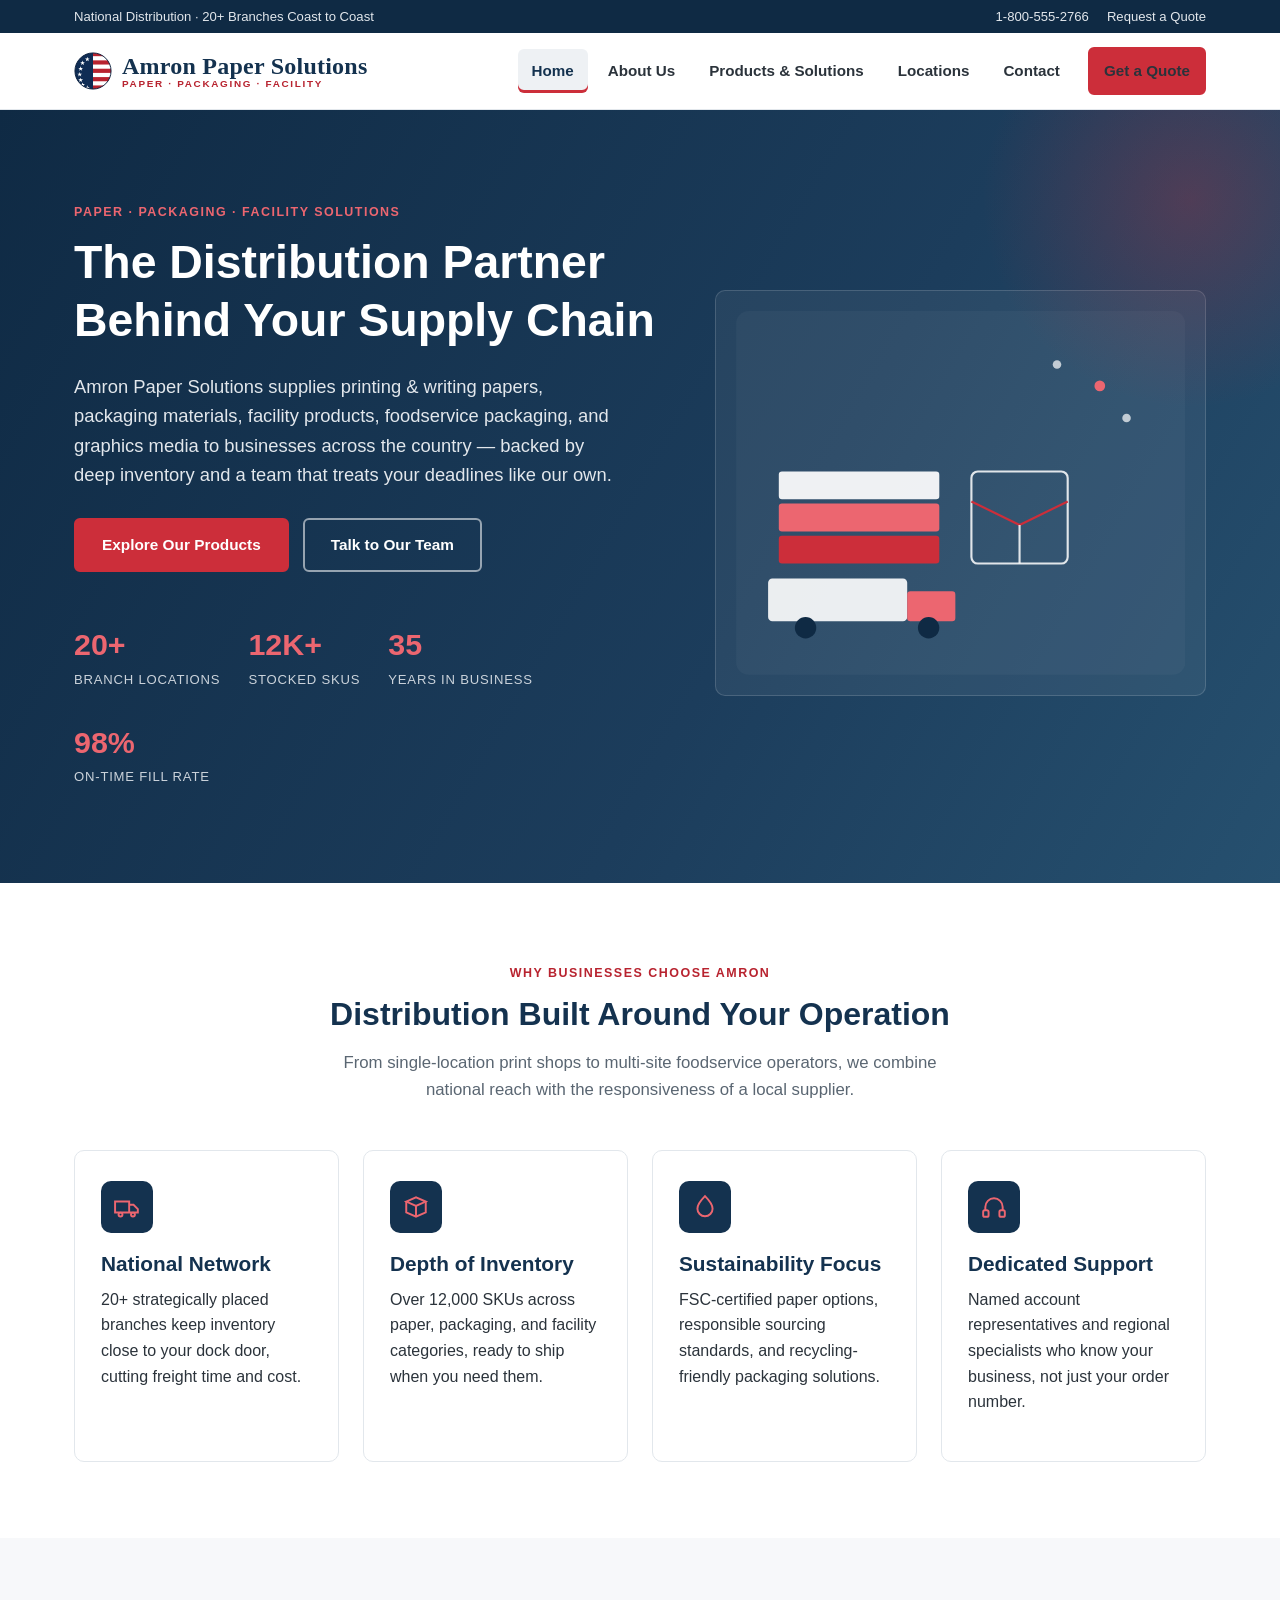
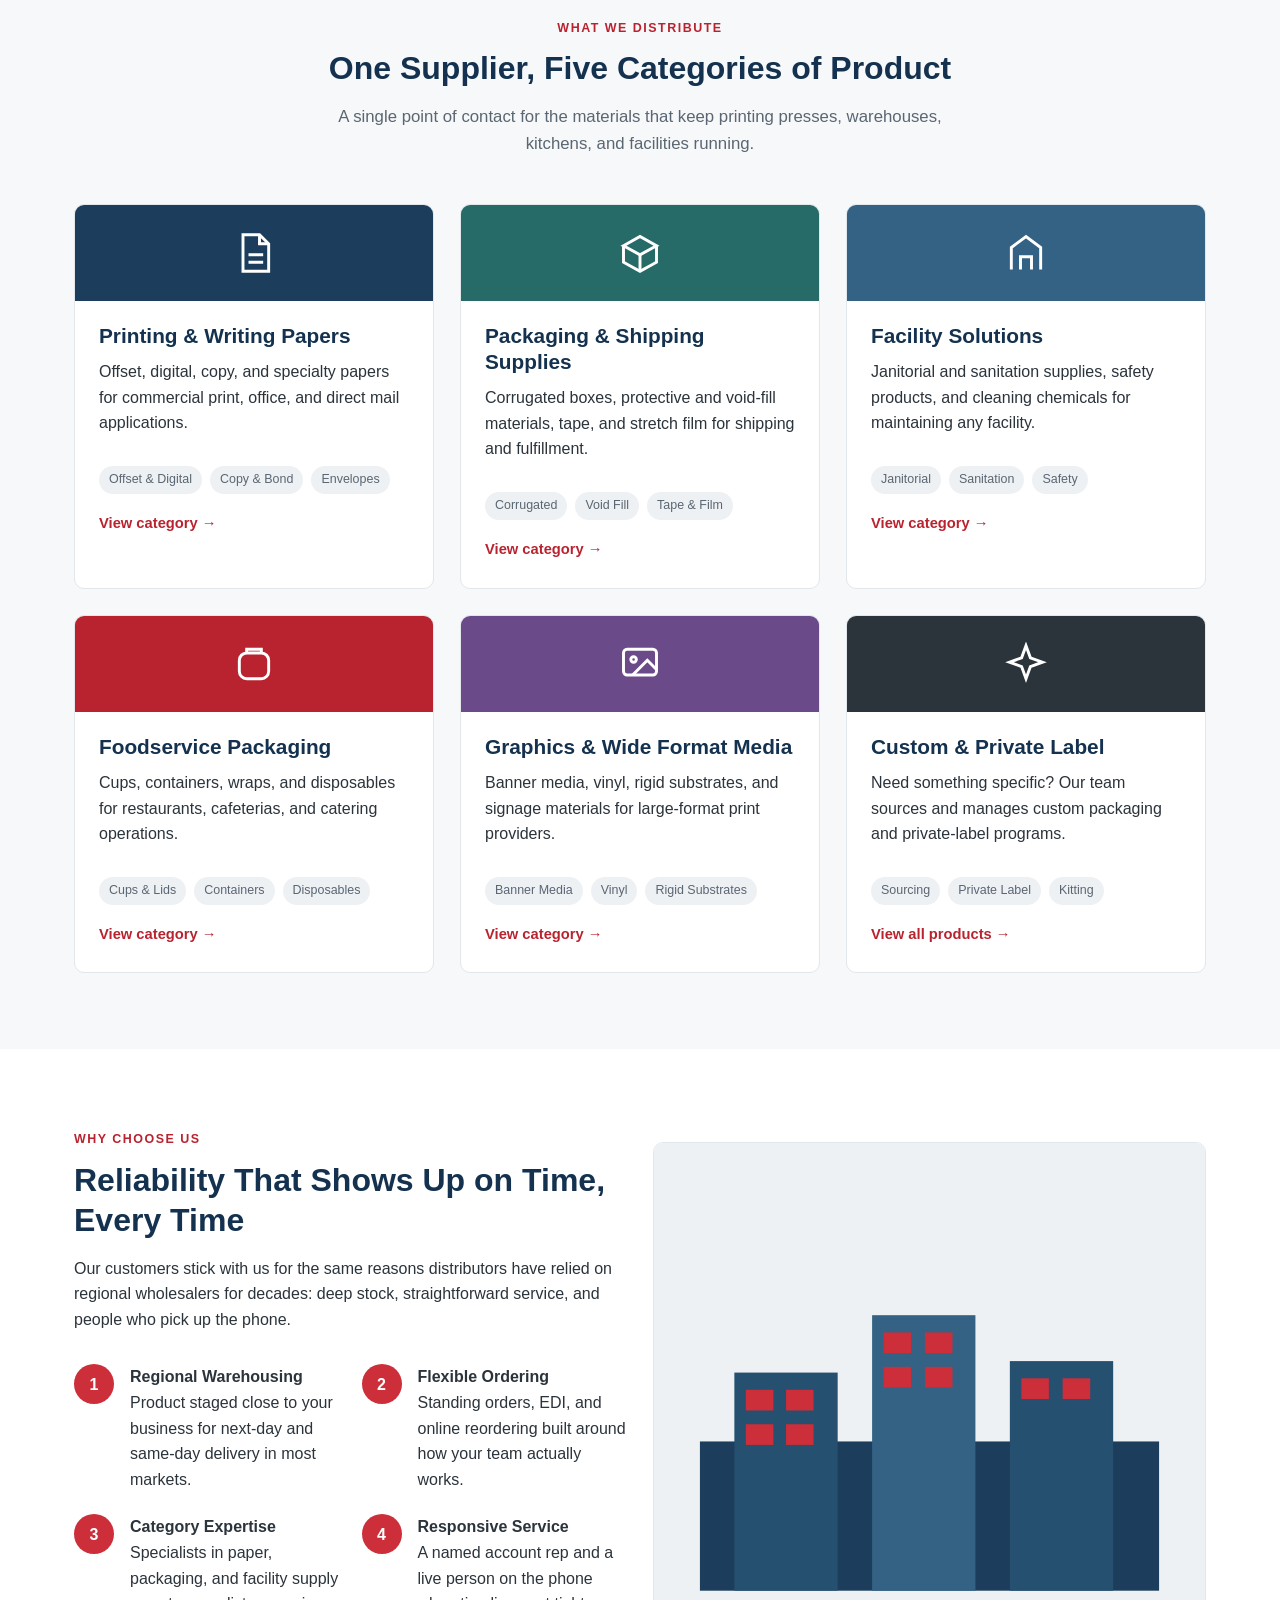
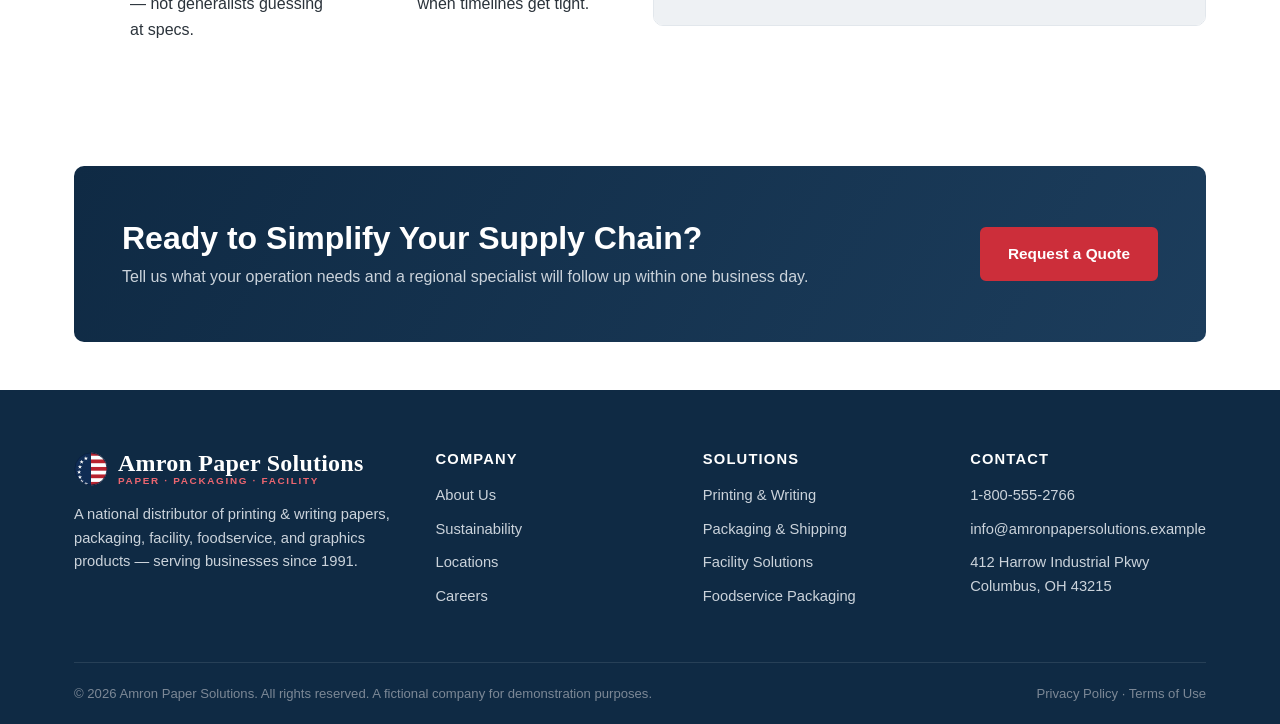
<file: index.html>
<!DOCTYPE html>
<html lang="en">
<head>
<meta charset="UTF-8">
<meta name="viewport" content="width=device-width, initial-scale=1.0">
<title>Amron Paper Solutions | National Paper, Packaging &amp; Facility Distribution</title>
<meta name="description" content="Amron Paper Solutions is a national distributor of printing &amp; writing papers, packaging, facility supplies, foodservice packaging, and graphics media — backed by a coast-to-coast branch network.">
<link rel="stylesheet" href="styles.css">
</head>
<body>

<header class="site-header">
  <div class="top-bar">
    <div class="container">
      <div class="top-bar-links">
        <span>National Distribution &middot; 20+ Branches Coast to Coast</span>
      </div>
      <div class="top-bar-links">
        <a href="tel:18005552766">1-800-555-2766</a>
        <a href="contact.html">Request a Quote</a>
      </div>
    </div>
  </div>
  <div class="navbar">
    <a href="index.html" class="logo">
      <svg class="logo-badge" viewBox="0 0 40 40" width="38" height="38" aria-hidden="true"><defs><clipPath id="badgeClip"><circle cx="20" cy="20" r="19"/></clipPath></defs><g clip-path="url(#badgeClip)"><rect x="0" y="0" width="20" height="40" fill="#0f2c54"/><rect x="20" y="0" width="20" height="40" fill="#ffffff"/><g fill="#b8232f"><rect x="20" y="0" width="20" height="4.4"/><rect x="20" y="8.8" width="20" height="4.4"/><rect x="20" y="17.6" width="20" height="4.4"/><rect x="20" y="26.4" width="20" height="4.4"/><rect x="20" y="35.2" width="20" height="4.8"/></g><g fill="#ffffff"><polygon points="14,5 14.6,6.8 16.5,6.8 15,7.9 15.6,9.7 14,8.6 12.4,9.7 13,7.9 11.5,6.8 13.4,6.8"/><polygon points="9,9 9.6,10.8 11.5,10.8 10,11.9 10.6,13.7 9,12.6 7.4,13.7 8,11.9 6.5,10.8 8.4,10.8"/><polygon points="7,15 7.6,16.8 9.5,16.8 8,17.9 8.6,19.7 7,18.6 5.4,19.7 6,17.9 4.5,16.8 6.4,16.8"/><polygon points="6,21 6.6,22.8 8.5,22.8 7,23.9 7.6,25.7 6,24.6 4.4,25.7 5,23.9 3.5,22.8 5.4,22.8"/><polygon points="7,27 7.6,28.8 9.5,28.8 8,29.9 8.6,31.7 7,30.6 5.4,31.7 6,29.9 4.5,28.8 6.4,28.8"/><polygon points="9,32 9.6,33.8 11.5,33.8 10,34.9 10.6,36.7 9,35.6 7.4,36.7 8,34.9 6.5,33.8 8.4,33.8"/><polygon points="14,35 14.6,36.8 16.5,36.8 15,37.9 15.6,39.7 14,38.6 12.4,39.7 13,37.9 11.5,36.8 13.4,36.8"/></g></g><circle cx="20" cy="20" r="19" fill="none" stroke="#0a1f3d" stroke-width="1"/></svg>
      <span class="logo-text">
        <span class="name">Amron Paper Solutions</span>
        <span class="sub">Paper &middot; Packaging &middot; Facility</span>
      </span>
    </a>
    <button class="nav-toggle" aria-label="Toggle navigation" aria-expanded="false">
      <span></span><span></span><span></span>
    </button>
    <nav class="main-nav">
      <ul>
        <li><a href="index.html" class="active">Home</a></li>
        <li><a href="about.html">About Us</a></li>
        <li><a href="products.html">Products &amp; Solutions</a></li>
        <li><a href="locations.html">Locations</a></li>
        <li><a href="contact.html">Contact</a></li>
        <li><a href="contact.html" class="btn btn-primary">Get a Quote</a></li>
      </ul>
    </nav>
  </div>
</header>

<main>

  <!-- HERO -->
  <section class="hero">
    <div class="container hero-grid">
      <div>
        <span class="eyebrow" style="color:#ec6670;">Paper &middot; Packaging &middot; Facility Solutions</span>
        <h1>The Distribution Partner Behind Your Supply Chain</h1>
        <p class="lead">Amron Paper Solutions supplies printing &amp; writing papers, packaging materials, facility products, foodservice packaging, and graphics media to businesses across the country — backed by deep inventory and a team that treats your deadlines like our own.</p>
        <div class="hero-ctas">
          <a href="products.html" class="btn btn-primary">Explore Our Products</a>
          <a href="contact.html" class="btn btn-outline">Talk to Our Team</a>
        </div>
        <div class="hero-stats">
          <div>
            <div class="num">20+</div>
            <div class="label">Branch Locations</div>
          </div>
          <div>
            <div class="num">12K+</div>
            <div class="label">Stocked SKUs</div>
          </div>
          <div>
            <div class="num">35</div>
            <div class="label">Years in Business</div>
          </div>
          <div>
            <div class="num">98%</div>
            <div class="label">On-Time Fill Rate</div>
          </div>
        </div>
      </div>
      <div class="hero-art">
        <svg viewBox="0 0 420 340" xmlns="http://www.w3.org/2000/svg" aria-hidden="true">
          <rect x="0" y="0" width="420" height="340" rx="12" fill="rgba(255,255,255,0.03)"/>
          <!-- stacked reams of paper -->
          <g>
            <rect x="40" y="210" width="150" height="26" rx="3" fill="#cc2e3a"/>
            <rect x="40" y="180" width="150" height="26" rx="3" fill="#ec6670"/>
            <rect x="40" y="150" width="150" height="26" rx="3" fill="#ffffff" opacity="0.92"/>
          </g>
          <!-- boxes -->
          <g>
            <rect x="220" y="150" width="90" height="86" rx="6" fill="none" stroke="#ffffff" stroke-width="2" opacity="0.85"/>
            <path d="M220 178 L265 200 L310 178" fill="none" stroke="#cc2e3a" stroke-width="2"/>
            <line x1="265" y1="200" x2="265" y2="236" stroke="#ffffff" stroke-width="2" opacity="0.85"/>
          </g>
          <!-- truck silhouette -->
          <g transform="translate(30,250)">
            <rect x="0" y="0" width="130" height="40" rx="4" fill="#ffffff" opacity="0.9"/>
            <rect x="130" y="12" width="45" height="28" rx="3" fill="#ec6670"/>
            <circle cx="35" cy="46" r="10" fill="#0f2a44"/>
            <circle cx="150" cy="46" r="10" fill="#0f2a44"/>
          </g>
          <!-- location pins -->
          <circle cx="340" cy="70" r="5" fill="#ec6670"/>
          <circle cx="365" cy="100" r="4" fill="#ffffff" opacity="0.7"/>
          <circle cx="300" cy="50" r="4" fill="#ffffff" opacity="0.7"/>
        </svg>
      </div>
    </div>
  </section>

  <!-- VALUE PROPS -->
  <section>
    <div class="container">
      <div class="section-head">
        <span class="eyebrow">Why Businesses Choose Amron</span>
        <h2>Distribution Built Around Your Operation</h2>
        <p>From single-location print shops to multi-site foodservice operators, we combine national reach with the responsiveness of a local supplier.</p>
      </div>
      <div class="grid-4">
        <div class="card">
          <div class="icon-badge">
            <svg viewBox="0 0 24 24" fill="none" stroke="currentColor" stroke-width="1.8"><path d="M1 7h13v10H1zM14 10h4l4 4v3h-8z"/><circle cx="6" cy="19" r="1.8"/><circle cx="17.5" cy="19" r="1.8"/></svg>
          </div>
          <h3>National Network</h3>
          <p>20+ strategically placed branches keep inventory close to your dock door, cutting freight time and cost.</p>
        </div>
        <div class="card">
          <div class="icon-badge">
            <svg viewBox="0 0 24 24" fill="none" stroke="currentColor" stroke-width="1.8"><path d="M3 7l9-4 9 4-9 4-9-4z"/><path d="M3 7v10l9 4 9-4V7"/><path d="M12 11v10"/></svg>
          </div>
          <h3>Depth of Inventory</h3>
          <p>Over 12,000 SKUs across paper, packaging, and facility categories, ready to ship when you need them.</p>
        </div>
        <div class="card">
          <div class="icon-badge">
            <svg viewBox="0 0 24 24" fill="none" stroke="currentColor" stroke-width="1.8"><path d="M12 2C8 6 5 9.5 5 13.5A7 7 0 0019 13.5C19 9.5 16 6 12 2z"/></svg>
          </div>
          <h3>Sustainability Focus</h3>
          <p>FSC-certified paper options, responsible sourcing standards, and recycling-friendly packaging solutions.</p>
        </div>
        <div class="card">
          <div class="icon-badge">
            <svg viewBox="0 0 24 24" fill="none" stroke="currentColor" stroke-width="1.8"><path d="M4 15v-3a8 8 0 0116 0v3"/><rect x="2" y="15" width="5" height="6" rx="1.5"/><rect x="17" y="15" width="5" height="6" rx="1.5"/></svg>
          </div>
          <h3>Dedicated Support</h3>
          <p>Named account representatives and regional specialists who know your business, not just your order number.</p>
        </div>
      </div>
    </div>
  </section>

  <!-- PRODUCT CATEGORY HIGHLIGHTS -->
  <section class="section-alt">
    <div class="container">
      <div class="section-head">
        <span class="eyebrow">What We Distribute</span>
        <h2>One Supplier, Five Categories of Product</h2>
        <p>A single point of contact for the materials that keep printing presses, warehouses, kitchens, and facilities running.</p>
      </div>
      <div class="grid-3">
        <div class="prod-card">
          <div class="swatch swatch-1">
            <svg viewBox="0 0 24 24" fill="none" stroke="currentColor" stroke-width="1.6"><path d="M6 2h9l5 5v15H6z"/><path d="M15 2v5h5"/><line x1="9" y1="13" x2="17" y2="13"/><line x1="9" y1="17" x2="17" y2="17"/></svg>
          </div>
          <div class="body">
            <h3>Printing &amp; Writing Papers</h3>
            <p>Offset, digital, copy, and specialty papers for commercial print, office, and direct mail applications.</p>
            <ul class="tags"><li>Offset &amp; Digital</li><li>Copy &amp; Bond</li><li>Envelopes</li></ul>
            <a href="products.html#printing-writing" class="more">View category &rarr;</a>
          </div>
        </div>
        <div class="prod-card">
          <div class="swatch swatch-2">
            <svg viewBox="0 0 24 24" fill="none" stroke="currentColor" stroke-width="1.6"><path d="M3 8l9-5 9 5-9 5-9-5z"/><path d="M3 8v9l9 5 9-5V8"/><path d="M12 13v9"/></svg>
          </div>
          <div class="body">
            <h3>Packaging &amp; Shipping Supplies</h3>
            <p>Corrugated boxes, protective and void-fill materials, tape, and stretch film for shipping and fulfillment.</p>
            <ul class="tags"><li>Corrugated</li><li>Void Fill</li><li>Tape &amp; Film</li></ul>
            <a href="products.html#packaging" class="more">View category &rarr;</a>
          </div>
        </div>
        <div class="prod-card">
          <div class="swatch swatch-4">
            <svg viewBox="0 0 24 24" fill="none" stroke="currentColor" stroke-width="1.6"><path d="M4 21V9l8-6 8 6v12"/><path d="M9 21v-7h6v7"/></svg>
          </div>
          <div class="body">
            <h3>Facility Solutions</h3>
            <p>Janitorial and sanitation supplies, safety products, and cleaning chemicals for maintaining any facility.</p>
            <ul class="tags"><li>Janitorial</li><li>Sanitation</li><li>Safety</li></ul>
            <a href="products.html#facility" class="more">View category &rarr;</a>
          </div>
        </div>
        <div class="prod-card">
          <div class="swatch swatch-3">
            <svg viewBox="0 0 24 24" fill="none" stroke="currentColor" stroke-width="1.6"><path d="M4 10a4 4 0 014-4h8a4 4 0 014 4v6a4 4 0 01-4 4H8a4 4 0 01-4-4z"/><path d="M8 6V4h8v2"/></svg>
          </div>
          <div class="body">
            <h3>Foodservice Packaging</h3>
            <p>Cups, containers, wraps, and disposables for restaurants, cafeterias, and catering operations.</p>
            <ul class="tags"><li>Cups &amp; Lids</li><li>Containers</li><li>Disposables</li></ul>
            <a href="products.html#foodservice" class="more">View category &rarr;</a>
          </div>
        </div>
        <div class="prod-card">
          <div class="swatch swatch-5">
            <svg viewBox="0 0 24 24" fill="none" stroke="currentColor" stroke-width="1.6"><rect x="3" y="4" width="18" height="14" rx="2"/><circle cx="8.5" cy="9.5" r="1.5"/><path d="M21 15l-5-5-8 8"/></svg>
          </div>
          <div class="body">
            <h3>Graphics &amp; Wide Format Media</h3>
            <p>Banner media, vinyl, rigid substrates, and signage materials for large-format print providers.</p>
            <ul class="tags"><li>Banner Media</li><li>Vinyl</li><li>Rigid Substrates</li></ul>
            <a href="products.html#graphics" class="more">View category &rarr;</a>
          </div>
        </div>
        <div class="prod-card">
          <div class="swatch" style="background:var(--gray-800);">
            <svg viewBox="0 0 24 24" fill="none" stroke="currentColor" stroke-width="1.6"><path d="M12 2l2.4 6.6L21 11l-6.6 2.4L12 20l-2.4-6.6L3 11l6.6-2.4z"/></svg>
          </div>
          <div class="body">
            <h3>Custom &amp; Private Label</h3>
            <p>Need something specific? Our team sources and manages custom packaging and private-label programs.</p>
            <ul class="tags"><li>Sourcing</li><li>Private Label</li><li>Kitting</li></ul>
            <a href="products.html" class="more">View all products &rarr;</a>
          </div>
        </div>
      </div>
    </div>
  </section>

  <!-- WHY CHOOSE US -->
  <section>
    <div class="container">
      <div class="grid-2" style="align-items:center;">
        <div>
          <span class="eyebrow">Why Choose Us</span>
          <h2>Reliability That Shows Up on Time, Every Time</h2>
          <p>Our customers stick with us for the same reasons distributors have relied on regional wholesalers for decades: deep stock, straightforward service, and people who pick up the phone.</p>
          <div class="why-list mt-32">
            <div class="why-item">
              <div class="num">1</div>
              <div><strong>Regional Warehousing</strong><p class="mb-0">Product staged close to your business for next-day and same-day delivery in most markets.</p></div>
            </div>
            <div class="why-item">
              <div class="num">2</div>
              <div><strong>Flexible Ordering</strong><p class="mb-0">Standing orders, EDI, and online reordering built around how your team actually works.</p></div>
            </div>
            <div class="why-item">
              <div class="num">3</div>
              <div><strong>Category Expertise</strong><p class="mb-0">Specialists in paper, packaging, and facility supply — not generalists guessing at specs.</p></div>
            </div>
            <div class="why-item">
              <div class="num">4</div>
              <div><strong>Responsive Service</strong><p class="mb-0">A named account rep and a live person on the phone when timelines get tight.</p></div>
            </div>
          </div>
        </div>
        <div class="card" style="padding:0; overflow:hidden;">
          <svg viewBox="0 0 480 420" xmlns="http://www.w3.org/2000/svg">
            <rect width="480" height="420" fill="#eef1f4"/>
            <rect x="40" y="260" width="400" height="130" fill="#1c3d5c"/>
            <rect x="70" y="200" width="90" height="190" fill="#26506f"/>
            <rect x="190" y="150" width="90" height="240" fill="#336284"/>
            <rect x="310" y="190" width="90" height="200" fill="#26506f"/>
            <g fill="#cc2e3a">
              <rect x="80" y="215" width="24" height="18"/>
              <rect x="115" y="215" width="24" height="18"/>
              <rect x="80" y="245" width="24" height="18"/>
              <rect x="115" y="245" width="24" height="18"/>
              <rect x="200" y="165" width="24" height="18"/>
              <rect x="236" y="165" width="24" height="18"/>
              <rect x="200" y="195" width="24" height="18"/>
              <rect x="236" y="195" width="24" height="18"/>
              <rect x="320" y="205" width="24" height="18"/>
              <rect x="356" y="205" width="24" height="18"/>
            </g>
          </svg>
        </div>
      </div>
    </div>
  </section>

  <!-- CTA -->
  <section class="section-tight">
    <div class="container">
      <div class="cta-banner">
        <div>
          <h2>Ready to Simplify Your Supply Chain?</h2>
          <p>Tell us what your operation needs and a regional specialist will follow up within one business day.</p>
        </div>
        <a href="contact.html" class="btn btn-primary">Request a Quote</a>
      </div>
    </div>
  </section>

</main>

<footer class="site-footer">
  <div class="container">
    <div class="footer-grid">
      <div class="footer-about">
        <div class="footer-logo">
          <svg class="logo-badge" viewBox="0 0 40 40" width="34" height="34" aria-hidden="true"><defs><clipPath id="badgeClipF1"><circle cx="20" cy="20" r="19"/></clipPath></defs><g clip-path="url(#badgeClipF1)"><rect x="0" y="0" width="20" height="40" fill="#0f2c54"/><rect x="20" y="0" width="20" height="40" fill="#ffffff"/><g fill="#b8232f"><rect x="20" y="0" width="20" height="4.4"/><rect x="20" y="8.8" width="20" height="4.4"/><rect x="20" y="17.6" width="20" height="4.4"/><rect x="20" y="26.4" width="20" height="4.4"/><rect x="20" y="35.2" width="20" height="4.8"/></g><g fill="#ffffff"><polygon points="14,5 14.6,6.8 16.5,6.8 15,7.9 15.6,9.7 14,8.6 12.4,9.7 13,7.9 11.5,6.8 13.4,6.8"/><polygon points="9,9 9.6,10.8 11.5,10.8 10,11.9 10.6,13.7 9,12.6 7.4,13.7 8,11.9 6.5,10.8 8.4,10.8"/><polygon points="7,15 7.6,16.8 9.5,16.8 8,17.9 8.6,19.7 7,18.6 5.4,19.7 6,17.9 4.5,16.8 6.4,16.8"/><polygon points="6,21 6.6,22.8 8.5,22.8 7,23.9 7.6,25.7 6,24.6 4.4,25.7 5,23.9 3.5,22.8 5.4,22.8"/><polygon points="7,27 7.6,28.8 9.5,28.8 8,29.9 8.6,31.7 7,30.6 5.4,31.7 6,29.9 4.5,28.8 6.4,28.8"/><polygon points="9,32 9.6,33.8 11.5,33.8 10,34.9 10.6,36.7 9,35.6 7.4,36.7 8,34.9 6.5,33.8 8.4,33.8"/><polygon points="14,35 14.6,36.8 16.5,36.8 15,37.9 15.6,39.7 14,38.6 12.4,39.7 13,37.9 11.5,36.8 13.4,36.8"/></g></g><circle cx="20" cy="20" r="19" fill="none" stroke="#0a1f3d" stroke-width="1"/></svg>
          <span class="logo-text">
            <span class="name">Amron Paper Solutions</span>
            <span class="sub">Paper &middot; Packaging &middot; Facility</span>
          </span>
        </div>
        <p>A national distributor of printing &amp; writing papers, packaging, facility, foodservice, and graphics products — serving businesses since 1991.</p>
      </div>
      <div>
        <h4>Company</h4>
        <ul>
          <li><a href="about.html">About Us</a></li>
          <li><a href="about.html#sustainability">Sustainability</a></li>
          <li><a href="locations.html">Locations</a></li>
          <li><a href="contact.html">Careers</a></li>
        </ul>
      </div>
      <div>
        <h4>Solutions</h4>
        <ul>
          <li><a href="products.html#printing-writing">Printing &amp; Writing</a></li>
          <li><a href="products.html#packaging">Packaging &amp; Shipping</a></li>
          <li><a href="products.html#facility">Facility Solutions</a></li>
          <li><a href="products.html#foodservice">Foodservice Packaging</a></li>
        </ul>
      </div>
      <div>
        <h4>Contact</h4>
        <ul>
          <li>1-800-555-2766</li>
          <li>info@amronpapersolutions.example</li>
          <li>412 Harrow Industrial Pkwy<br>Columbus, OH 43215</li>
        </ul>
      </div>
    </div>
    <div class="footer-bottom">
      <span>&copy; <span id="year">2026</span> Amron Paper Solutions. All rights reserved. A fictional company for demonstration purposes.</span>
      <span>Privacy Policy &middot; Terms of Use</span>
    </div>
  </div>
</footer>

<script src="script.js"></script>
</body>
</html>
</file>
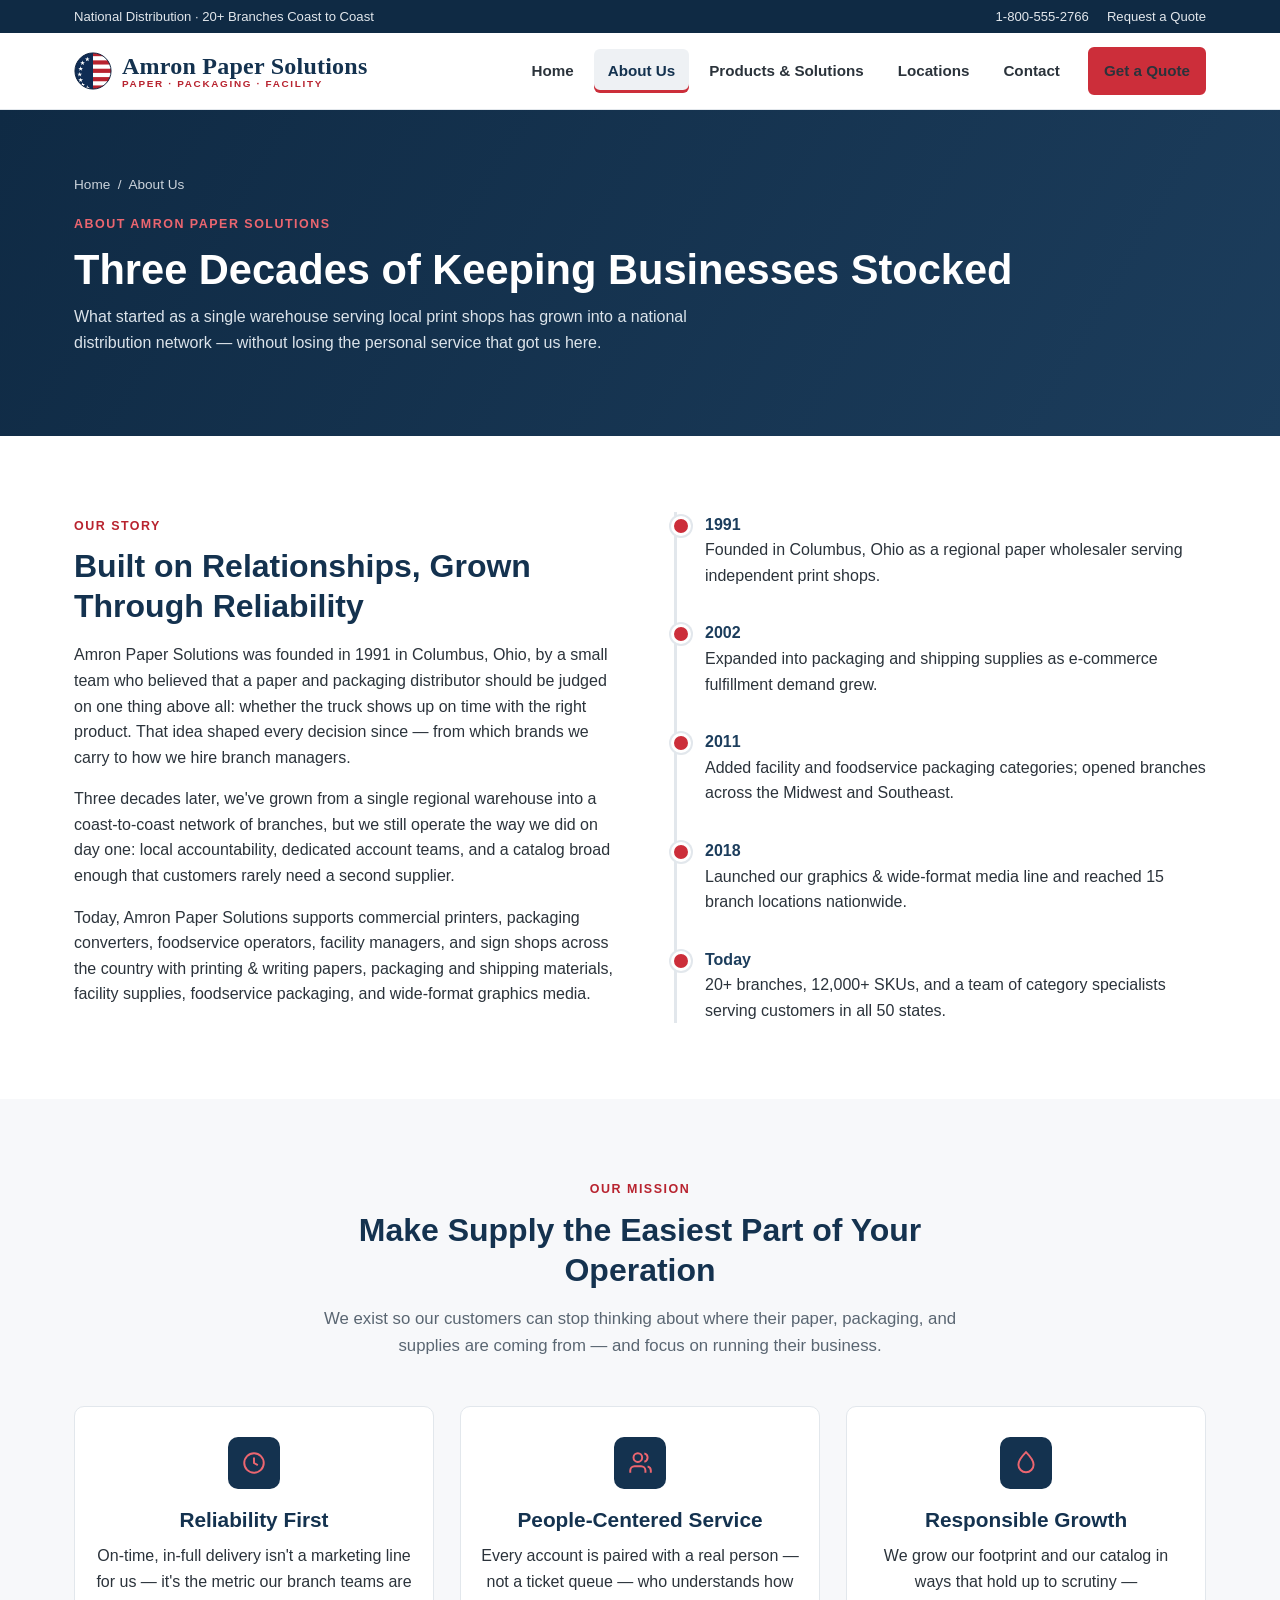
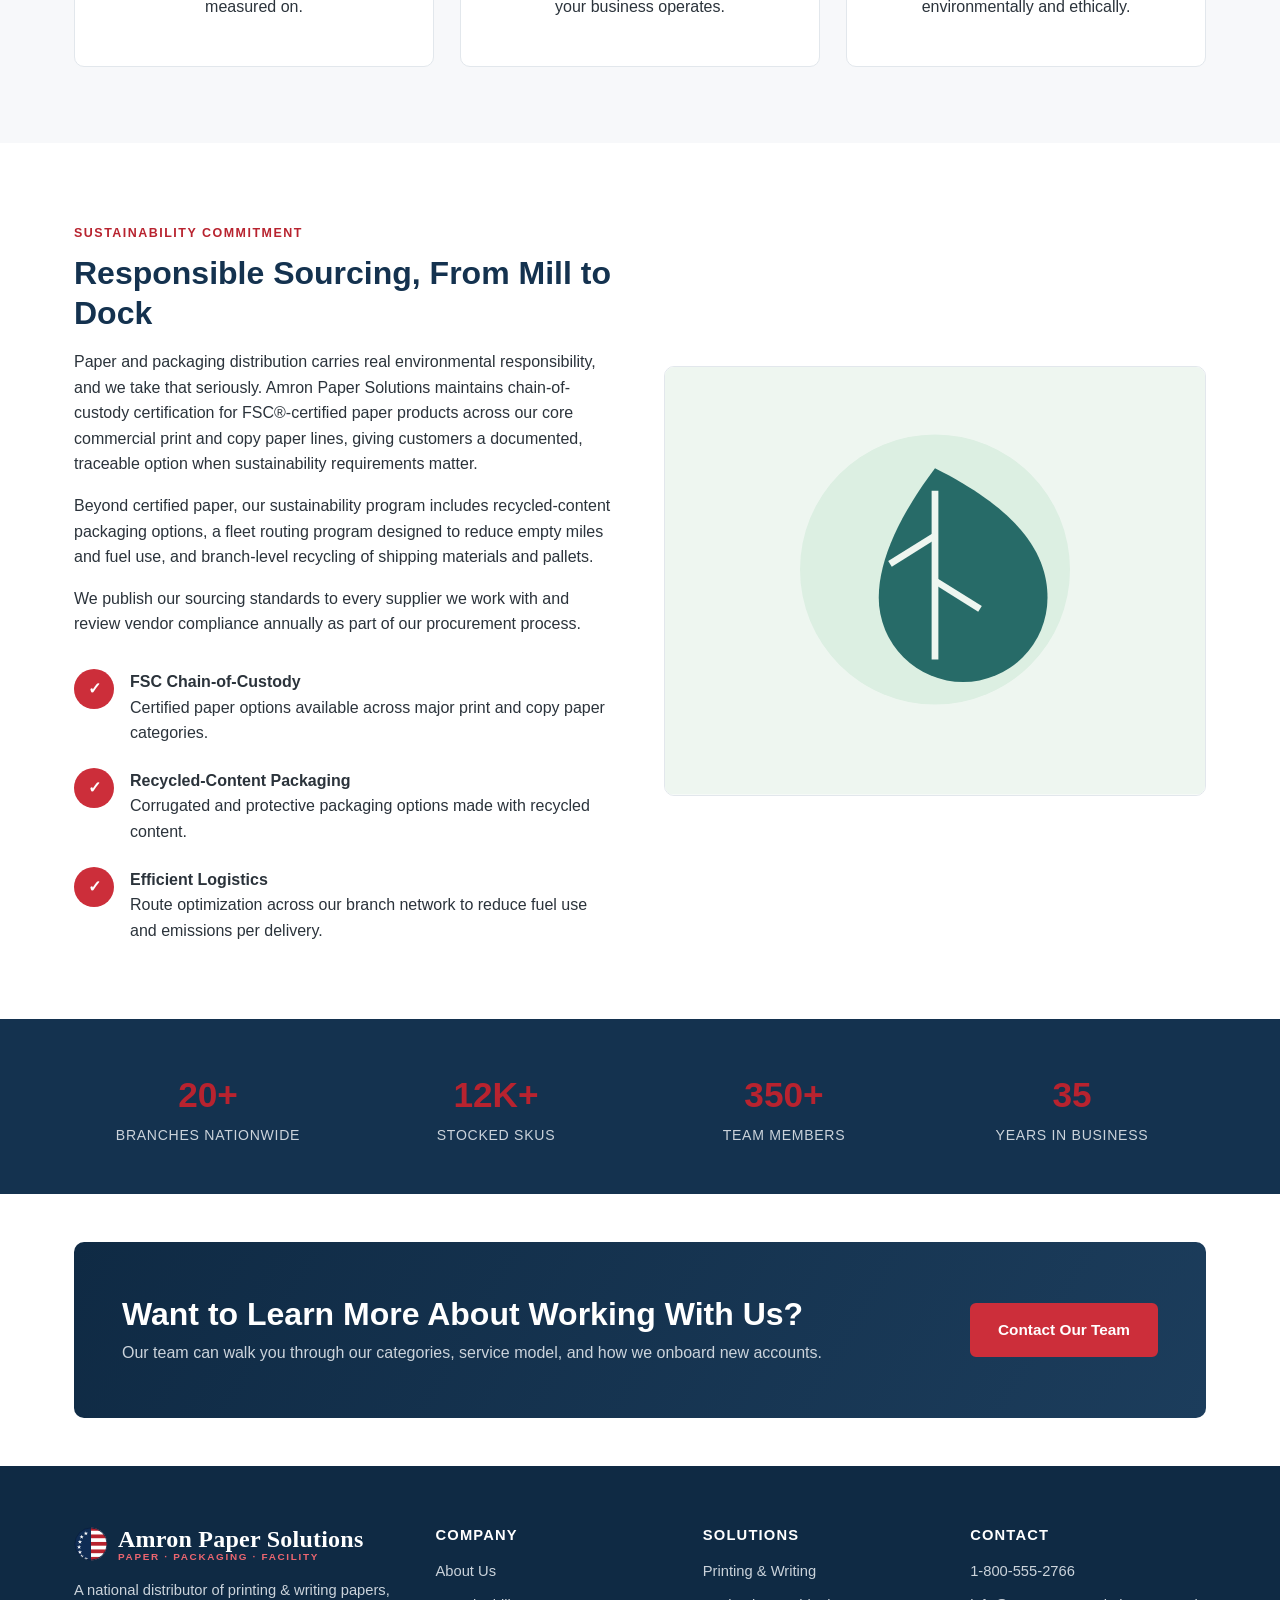
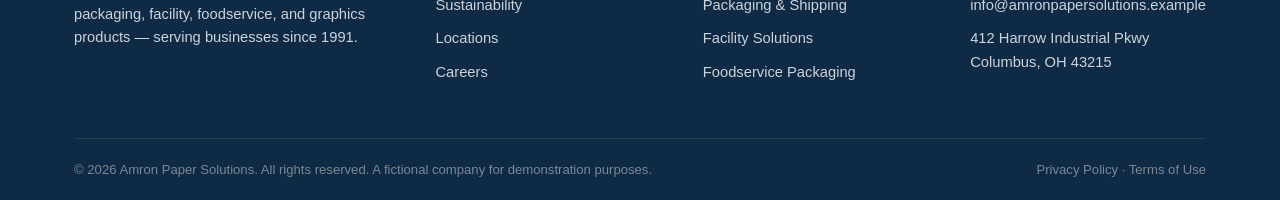
<file: about.html>
<!DOCTYPE html>
<html lang="en">
<head>
<meta charset="UTF-8">
<meta name="viewport" content="width=device-width, initial-scale=1.0">
<title>About Us | Amron Paper Solutions</title>
<meta name="description" content="Learn about Amron Paper Solutions' history, mission, and sustainability commitment as a national paper, packaging, and facility supply distributor.">
<link rel="stylesheet" href="styles.css">
</head>
<body>

<header class="site-header">
  <div class="top-bar">
    <div class="container">
      <div class="top-bar-links">
        <span>National Distribution &middot; 20+ Branches Coast to Coast</span>
      </div>
      <div class="top-bar-links">
        <a href="tel:18005552766">1-800-555-2766</a>
        <a href="contact.html">Request a Quote</a>
      </div>
    </div>
  </div>
  <div class="navbar">
    <a href="index.html" class="logo">
      <svg class="logo-badge" viewBox="0 0 40 40" width="38" height="38" aria-hidden="true"><defs><clipPath id="badgeClip"><circle cx="20" cy="20" r="19"/></clipPath></defs><g clip-path="url(#badgeClip)"><rect x="0" y="0" width="20" height="40" fill="#0f2c54"/><rect x="20" y="0" width="20" height="40" fill="#ffffff"/><g fill="#b8232f"><rect x="20" y="0" width="20" height="4.4"/><rect x="20" y="8.8" width="20" height="4.4"/><rect x="20" y="17.6" width="20" height="4.4"/><rect x="20" y="26.4" width="20" height="4.4"/><rect x="20" y="35.2" width="20" height="4.8"/></g><g fill="#ffffff"><polygon points="14,5 14.6,6.8 16.5,6.8 15,7.9 15.6,9.7 14,8.6 12.4,9.7 13,7.9 11.5,6.8 13.4,6.8"/><polygon points="9,9 9.6,10.8 11.5,10.8 10,11.9 10.6,13.7 9,12.6 7.4,13.7 8,11.9 6.5,10.8 8.4,10.8"/><polygon points="7,15 7.6,16.8 9.5,16.8 8,17.9 8.6,19.7 7,18.6 5.4,19.7 6,17.9 4.5,16.8 6.4,16.8"/><polygon points="6,21 6.6,22.8 8.5,22.8 7,23.9 7.6,25.7 6,24.6 4.4,25.7 5,23.9 3.5,22.8 5.4,22.8"/><polygon points="7,27 7.6,28.8 9.5,28.8 8,29.9 8.6,31.7 7,30.6 5.4,31.7 6,29.9 4.5,28.8 6.4,28.8"/><polygon points="9,32 9.6,33.8 11.5,33.8 10,34.9 10.6,36.7 9,35.6 7.4,36.7 8,34.9 6.5,33.8 8.4,33.8"/><polygon points="14,35 14.6,36.8 16.5,36.8 15,37.9 15.6,39.7 14,38.6 12.4,39.7 13,37.9 11.5,36.8 13.4,36.8"/></g></g><circle cx="20" cy="20" r="19" fill="none" stroke="#0a1f3d" stroke-width="1"/></svg>
      <span class="logo-text">
        <span class="name">Amron Paper Solutions</span>
        <span class="sub">Paper &middot; Packaging &middot; Facility</span>
      </span>
    </a>
    <button class="nav-toggle" aria-label="Toggle navigation" aria-expanded="false">
      <span></span><span></span><span></span>
    </button>
    <nav class="main-nav">
      <ul>
        <li><a href="index.html">Home</a></li>
        <li><a href="about.html" class="active">About Us</a></li>
        <li><a href="products.html">Products &amp; Solutions</a></li>
        <li><a href="locations.html">Locations</a></li>
        <li><a href="contact.html">Contact</a></li>
        <li><a href="contact.html" class="btn btn-primary">Get a Quote</a></li>
      </ul>
    </nav>
  </div>
</header>

<main>

  <section class="page-hero">
    <div class="container">
      <div class="breadcrumb"><a href="index.html">Home</a> &nbsp;/&nbsp; About Us</div>
      <span class="eyebrow" style="color:#ec6670;">About Amron Paper Solutions</span>
      <h1>Three Decades of Keeping Businesses Stocked</h1>
      <p class="lead" style="color:#dbe3ea; max-width:640px;">What started as a single warehouse serving local print shops has grown into a national distribution network — without losing the personal service that got us here.</p>
    </div>
  </section>

  <!-- STORY -->
  <section>
    <div class="container story-grid">
      <div>
        <span class="eyebrow">Our Story</span>
        <h2>Built on Relationships, Grown Through Reliability</h2>
        <p>Amron Paper Solutions was founded in 1991 in Columbus, Ohio, by a small team who believed that a paper and packaging distributor should be judged on one thing above all: whether the truck shows up on time with the right product. That idea shaped every decision since — from which brands we carry to how we hire branch managers.</p>
        <p>Three decades later, we've grown from a single regional warehouse into a coast-to-coast network of branches, but we still operate the way we did on day one: local accountability, dedicated account teams, and a catalog broad enough that customers rarely need a second supplier.</p>
        <p>Today, Amron Paper Solutions supports commercial printers, packaging converters, foodservice operators, facility managers, and sign shops across the country with printing &amp; writing papers, packaging and shipping materials, facility supplies, foodservice packaging, and wide-format graphics media.</p>
      </div>
      <div class="timeline">
        <div class="timeline-item">
          <div class="year">1991</div>
          <p class="mb-0">Founded in Columbus, Ohio as a regional paper wholesaler serving independent print shops.</p>
        </div>
        <div class="timeline-item">
          <div class="year">2002</div>
          <p class="mb-0">Expanded into packaging and shipping supplies as e-commerce fulfillment demand grew.</p>
        </div>
        <div class="timeline-item">
          <div class="year">2011</div>
          <p class="mb-0">Added facility and foodservice packaging categories; opened branches across the Midwest and Southeast.</p>
        </div>
        <div class="timeline-item">
          <div class="year">2018</div>
          <p class="mb-0">Launched our graphics &amp; wide-format media line and reached 15 branch locations nationwide.</p>
        </div>
        <div class="timeline-item">
          <div class="year">Today</div>
          <p class="mb-0">20+ branches, 12,000+ SKUs, and a team of category specialists serving customers in all 50 states.</p>
        </div>
      </div>
    </div>
  </section>

  <!-- MISSION -->
  <section class="section-alt">
    <div class="container">
      <div class="section-head">
        <span class="eyebrow">Our Mission</span>
        <h2>Make Supply the Easiest Part of Your Operation</h2>
        <p>We exist so our customers can stop thinking about where their paper, packaging, and supplies are coming from — and focus on running their business.</p>
      </div>
      <div class="grid-3">
        <div class="card value-card">
          <div class="icon-badge">
            <svg viewBox="0 0 24 24" fill="none" stroke="currentColor" stroke-width="1.8"><circle cx="12" cy="12" r="9"/><path d="M12 7v5l3.5 2"/></svg>
          </div>
          <h3>Reliability First</h3>
          <p>On-time, in-full delivery isn't a marketing line for us &mdash; it's the metric our branch teams are measured on.</p>
        </div>
        <div class="card value-card">
          <div class="icon-badge">
            <svg viewBox="0 0 24 24" fill="none" stroke="currentColor" stroke-width="1.8"><path d="M17 21v-2a4 4 0 00-4-4H7a4 4 0 00-4 4v2"/><circle cx="10" cy="7" r="4"/><path d="M22 21v-2a4 4 0 00-3-3.87"/><path d="M16 3.13a4 4 0 010 7.75"/></svg>
          </div>
          <h3>People-Centered Service</h3>
          <p>Every account is paired with a real person &mdash; not a ticket queue &mdash; who understands how your business operates.</p>
        </div>
        <div class="card value-card">
          <div class="icon-badge">
            <svg viewBox="0 0 24 24" fill="none" stroke="currentColor" stroke-width="1.8"><path d="M12 2C8 6 5 9.5 5 13.5A7 7 0 0019 13.5C19 9.5 16 6 12 2z"/></svg>
          </div>
          <h3>Responsible Growth</h3>
          <p>We grow our footprint and our catalog in ways that hold up to scrutiny &mdash; environmentally and ethically.</p>
        </div>
      </div>
    </div>
  </section>

  <!-- SUSTAINABILITY -->
  <section id="sustainability">
    <div class="container story-grid">
      <div class="card" style="padding:0; overflow:hidden; order:2;">
        <svg viewBox="0 0 480 380" xmlns="http://www.w3.org/2000/svg">
          <rect width="480" height="380" fill="#eef6f0"/>
          <circle cx="240" cy="180" r="120" fill="#dcefe2"/>
          <path d="M240 90 C210 130 190 170 190 205 A50 50 0 00340 205 C340 170 320 130 240 90 Z" fill="#276b68"/>
          <path d="M240 110 L240 260" stroke="#eef6f0" stroke-width="6"/>
          <path d="M240 150 L200 175" stroke="#eef6f0" stroke-width="6"/>
          <path d="M240 190 L280 215" stroke="#eef6f0" stroke-width="6"/>
        </svg>
      </div>
      <div style="order:1;">
        <span class="eyebrow">Sustainability Commitment</span>
        <h2>Responsible Sourcing, From Mill to Dock</h2>
        <p>Paper and packaging distribution carries real environmental responsibility, and we take that seriously. Amron Paper Solutions maintains chain-of-custody certification for FSC&reg;-certified paper products across our core commercial print and copy paper lines, giving customers a documented, traceable option when sustainability requirements matter.</p>
        <p>Beyond certified paper, our sustainability program includes recycled-content packaging options, a fleet routing program designed to reduce empty miles and fuel use, and branch-level recycling of shipping materials and pallets.</p>
        <p>We publish our sourcing standards to every supplier we work with and review vendor compliance annually as part of our procurement process.</p>
        <div class="why-list mt-32" style="grid-template-columns:1fr;">
          <div class="why-item">
            <div class="num">✓</div>
            <div><strong>FSC Chain-of-Custody</strong><p class="mb-0">Certified paper options available across major print and copy paper categories.</p></div>
          </div>
          <div class="why-item">
            <div class="num">✓</div>
            <div><strong>Recycled-Content Packaging</strong><p class="mb-0">Corrugated and protective packaging options made with recycled content.</p></div>
          </div>
          <div class="why-item">
            <div class="num">✓</div>
            <div><strong>Efficient Logistics</strong><p class="mb-0">Route optimization across our branch network to reduce fuel use and emissions per delivery.</p></div>
          </div>
        </div>
      </div>
    </div>
  </section>

  <!-- STATS -->
  <section class="section-navy section-tight">
    <div class="container">
      <div class="stat-strip">
        <div>
          <div class="stat-num">20+</div>
          <div class="stat-label" style="color:#cbd3db;">Branches Nationwide</div>
        </div>
        <div>
          <div class="stat-num">12K+</div>
          <div class="stat-label" style="color:#cbd3db;">Stocked SKUs</div>
        </div>
        <div>
          <div class="stat-num">350+</div>
          <div class="stat-label" style="color:#cbd3db;">Team Members</div>
        </div>
        <div>
          <div class="stat-num">35</div>
          <div class="stat-label" style="color:#cbd3db;">Years in Business</div>
        </div>
      </div>
    </div>
  </section>

  <section class="section-tight">
    <div class="container">
      <div class="cta-banner">
        <div>
          <h2>Want to Learn More About Working With Us?</h2>
          <p>Our team can walk you through our categories, service model, and how we onboard new accounts.</p>
        </div>
        <a href="contact.html" class="btn btn-primary">Contact Our Team</a>
      </div>
    </div>
  </section>

</main>

<footer class="site-footer">
  <div class="container">
    <div class="footer-grid">
      <div class="footer-about">
        <div class="footer-logo">
          <svg class="logo-badge" viewBox="0 0 40 40" width="34" height="34" aria-hidden="true"><defs><clipPath id="badgeClipF1"><circle cx="20" cy="20" r="19"/></clipPath></defs><g clip-path="url(#badgeClipF1)"><rect x="0" y="0" width="20" height="40" fill="#0f2c54"/><rect x="20" y="0" width="20" height="40" fill="#ffffff"/><g fill="#b8232f"><rect x="20" y="0" width="20" height="4.4"/><rect x="20" y="8.8" width="20" height="4.4"/><rect x="20" y="17.6" width="20" height="4.4"/><rect x="20" y="26.4" width="20" height="4.4"/><rect x="20" y="35.2" width="20" height="4.8"/></g><g fill="#ffffff"><polygon points="14,5 14.6,6.8 16.5,6.8 15,7.9 15.6,9.7 14,8.6 12.4,9.7 13,7.9 11.5,6.8 13.4,6.8"/><polygon points="9,9 9.6,10.8 11.5,10.8 10,11.9 10.6,13.7 9,12.6 7.4,13.7 8,11.9 6.5,10.8 8.4,10.8"/><polygon points="7,15 7.6,16.8 9.5,16.8 8,17.9 8.6,19.7 7,18.6 5.4,19.7 6,17.9 4.5,16.8 6.4,16.8"/><polygon points="6,21 6.6,22.8 8.5,22.8 7,23.9 7.6,25.7 6,24.6 4.4,25.7 5,23.9 3.5,22.8 5.4,22.8"/><polygon points="7,27 7.6,28.8 9.5,28.8 8,29.9 8.6,31.7 7,30.6 5.4,31.7 6,29.9 4.5,28.8 6.4,28.8"/><polygon points="9,32 9.6,33.8 11.5,33.8 10,34.9 10.6,36.7 9,35.6 7.4,36.7 8,34.9 6.5,33.8 8.4,33.8"/><polygon points="14,35 14.6,36.8 16.5,36.8 15,37.9 15.6,39.7 14,38.6 12.4,39.7 13,37.9 11.5,36.8 13.4,36.8"/></g></g><circle cx="20" cy="20" r="19" fill="none" stroke="#0a1f3d" stroke-width="1"/></svg>
          <span class="logo-text">
            <span class="name">Amron Paper Solutions</span>
            <span class="sub">Paper &middot; Packaging &middot; Facility</span>
          </span>
        </div>
        <p>A national distributor of printing &amp; writing papers, packaging, facility, foodservice, and graphics products — serving businesses since 1991.</p>
      </div>
      <div>
        <h4>Company</h4>
        <ul>
          <li><a href="about.html">About Us</a></li>
          <li><a href="about.html#sustainability">Sustainability</a></li>
          <li><a href="locations.html">Locations</a></li>
          <li><a href="contact.html">Careers</a></li>
        </ul>
      </div>
      <div>
        <h4>Solutions</h4>
        <ul>
          <li><a href="products.html#printing-writing">Printing &amp; Writing</a></li>
          <li><a href="products.html#packaging">Packaging &amp; Shipping</a></li>
          <li><a href="products.html#facility">Facility Solutions</a></li>
          <li><a href="products.html#foodservice">Foodservice Packaging</a></li>
        </ul>
      </div>
      <div>
        <h4>Contact</h4>
        <ul>
          <li>1-800-555-2766</li>
          <li>info@amronpapersolutions.example</li>
          <li>412 Harrow Industrial Pkwy<br>Columbus, OH 43215</li>
        </ul>
      </div>
    </div>
    <div class="footer-bottom">
      <span>&copy; <span id="year">2026</span> Amron Paper Solutions. All rights reserved. A fictional company for demonstration purposes.</span>
      <span>Privacy Policy &middot; Terms of Use</span>
    </div>
  </div>
</footer>

<script src="script.js"></script>
</body>
</html>
</file>
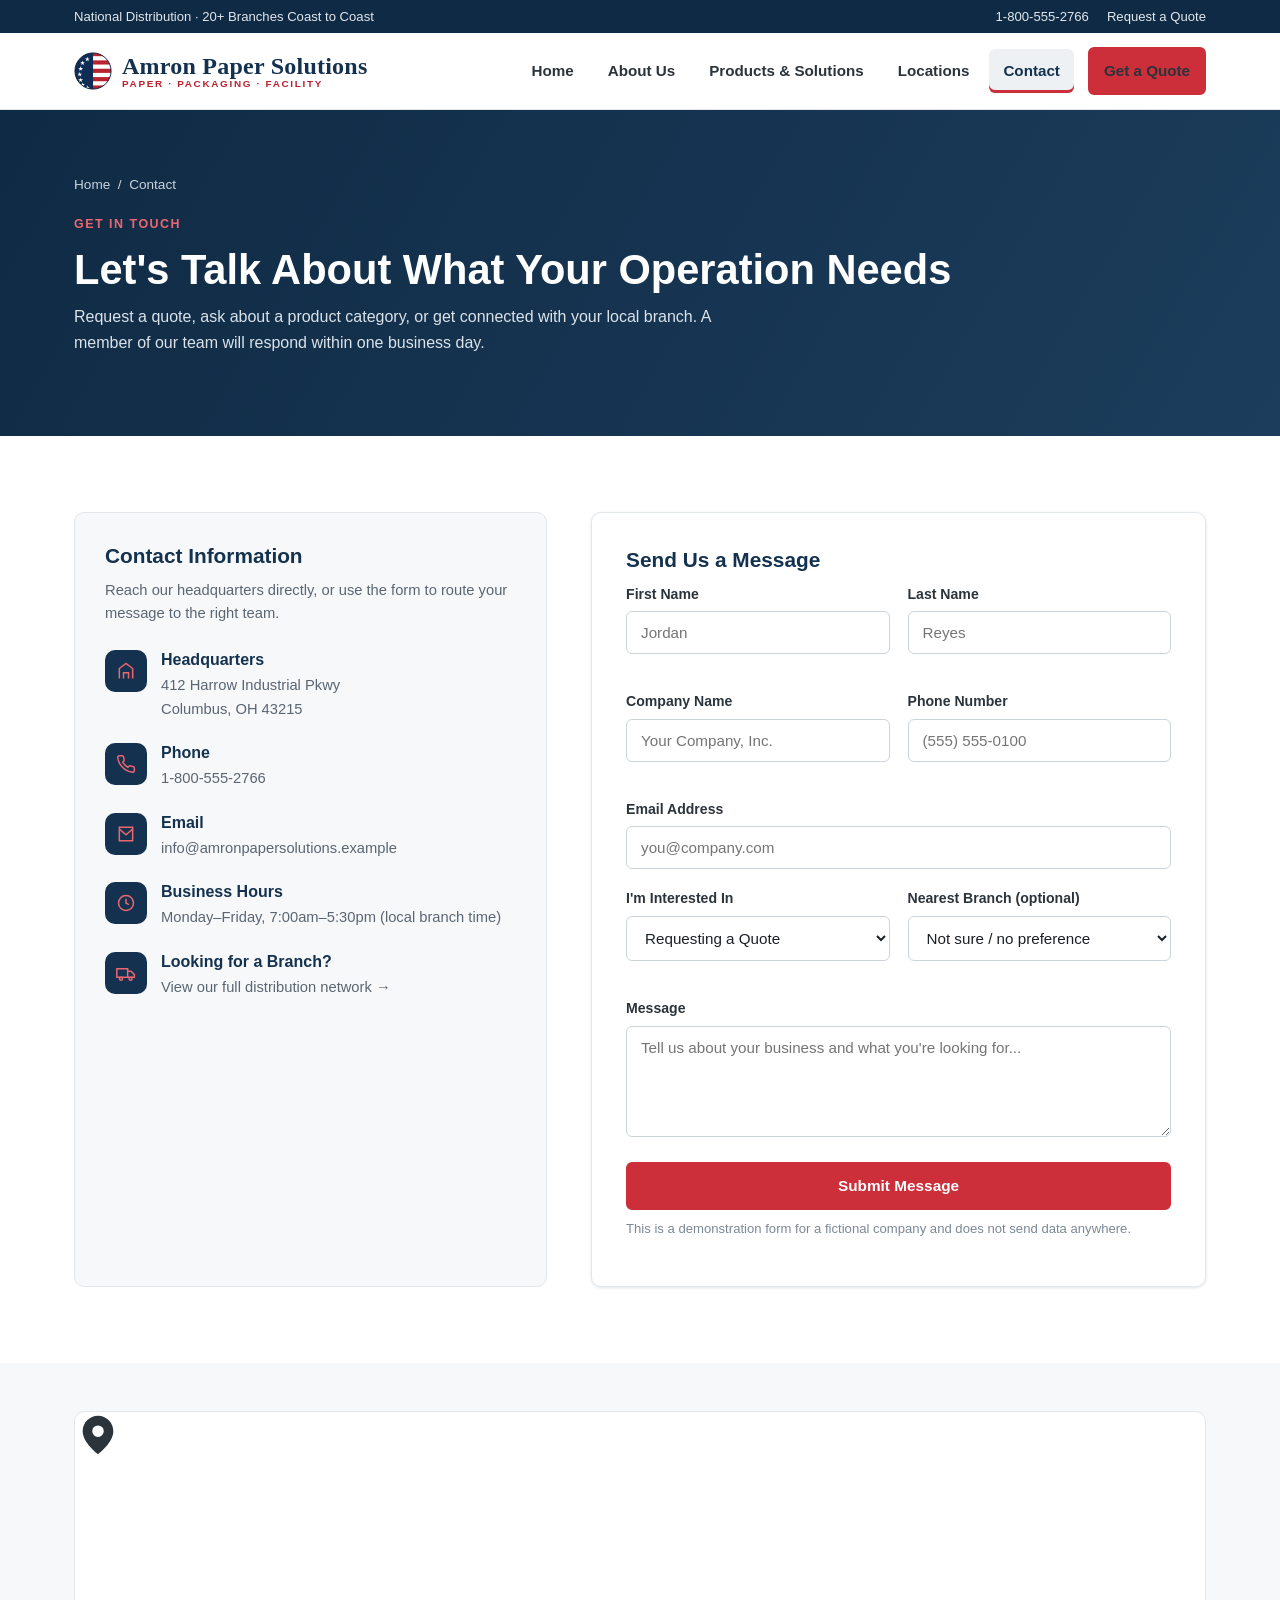
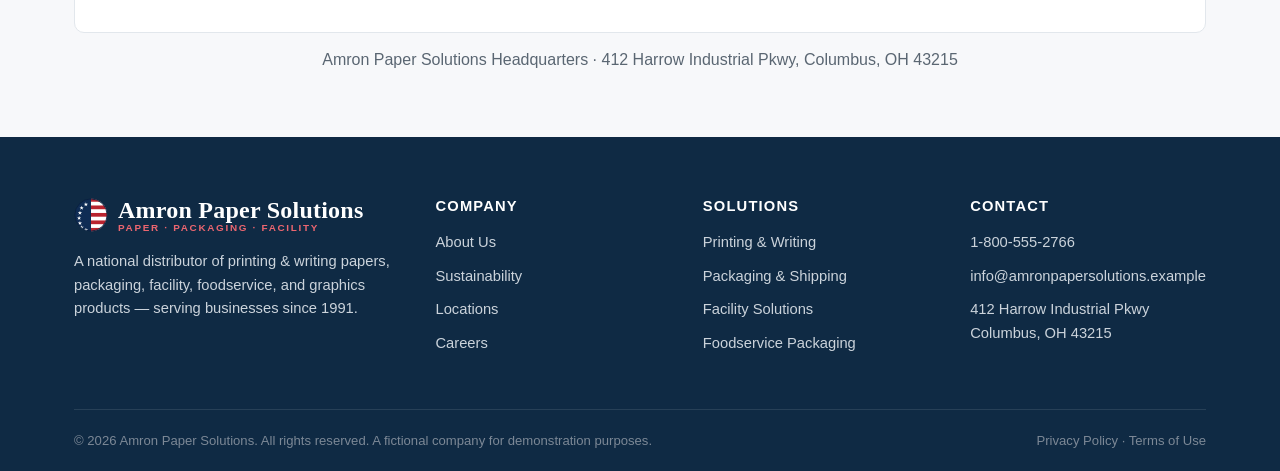
<file: contact.html>
<!DOCTYPE html>
<html lang="en">
<head>
<meta charset="UTF-8">
<meta name="viewport" content="width=device-width, initial-scale=1.0">
<title>Contact Us | Amron Paper Solutions</title>
<meta name="description" content="Contact Amron Paper Solutions for quotes, account setup, or general inquiries about our paper, packaging, and facility supply distribution.">
<link rel="stylesheet" href="styles.css">
</head>
<body>

<header class="site-header">
  <div class="top-bar">
    <div class="container">
      <div class="top-bar-links">
        <span>National Distribution &middot; 20+ Branches Coast to Coast</span>
      </div>
      <div class="top-bar-links">
        <a href="tel:18005552766">1-800-555-2766</a>
        <a href="contact.html">Request a Quote</a>
      </div>
    </div>
  </div>
  <div class="navbar">
    <a href="index.html" class="logo">
      <svg class="logo-badge" viewBox="0 0 40 40" width="38" height="38" aria-hidden="true"><defs><clipPath id="badgeClip"><circle cx="20" cy="20" r="19"/></clipPath></defs><g clip-path="url(#badgeClip)"><rect x="0" y="0" width="20" height="40" fill="#0f2c54"/><rect x="20" y="0" width="20" height="40" fill="#ffffff"/><g fill="#b8232f"><rect x="20" y="0" width="20" height="4.4"/><rect x="20" y="8.8" width="20" height="4.4"/><rect x="20" y="17.6" width="20" height="4.4"/><rect x="20" y="26.4" width="20" height="4.4"/><rect x="20" y="35.2" width="20" height="4.8"/></g><g fill="#ffffff"><polygon points="14,5 14.6,6.8 16.5,6.8 15,7.9 15.6,9.7 14,8.6 12.4,9.7 13,7.9 11.5,6.8 13.4,6.8"/><polygon points="9,9 9.6,10.8 11.5,10.8 10,11.9 10.6,13.7 9,12.6 7.4,13.7 8,11.9 6.5,10.8 8.4,10.8"/><polygon points="7,15 7.6,16.8 9.5,16.8 8,17.9 8.6,19.7 7,18.6 5.4,19.7 6,17.9 4.5,16.8 6.4,16.8"/><polygon points="6,21 6.6,22.8 8.5,22.8 7,23.9 7.6,25.7 6,24.6 4.4,25.7 5,23.9 3.5,22.8 5.4,22.8"/><polygon points="7,27 7.6,28.8 9.5,28.8 8,29.9 8.6,31.7 7,30.6 5.4,31.7 6,29.9 4.5,28.8 6.4,28.8"/><polygon points="9,32 9.6,33.8 11.5,33.8 10,34.9 10.6,36.7 9,35.6 7.4,36.7 8,34.9 6.5,33.8 8.4,33.8"/><polygon points="14,35 14.6,36.8 16.5,36.8 15,37.9 15.6,39.7 14,38.6 12.4,39.7 13,37.9 11.5,36.8 13.4,36.8"/></g></g><circle cx="20" cy="20" r="19" fill="none" stroke="#0a1f3d" stroke-width="1"/></svg>
      <span class="logo-text">
        <span class="name">Amron Paper Solutions</span>
        <span class="sub">Paper &middot; Packaging &middot; Facility</span>
      </span>
    </a>
    <button class="nav-toggle" aria-label="Toggle navigation" aria-expanded="false">
      <span></span><span></span><span></span>
    </button>
    <nav class="main-nav">
      <ul>
        <li><a href="index.html">Home</a></li>
        <li><a href="about.html">About Us</a></li>
        <li><a href="products.html">Products &amp; Solutions</a></li>
        <li><a href="locations.html">Locations</a></li>
        <li><a href="contact.html" class="active">Contact</a></li>
        <li><a href="contact.html" class="btn btn-primary">Get a Quote</a></li>
      </ul>
    </nav>
  </div>
</header>

<main>

  <section class="page-hero">
    <div class="container">
      <div class="breadcrumb"><a href="index.html">Home</a> &nbsp;/&nbsp; Contact</div>
      <span class="eyebrow" style="color:#ec6670;">Get in Touch</span>
      <h1>Let's Talk About What Your Operation Needs</h1>
      <p class="lead" style="color:#dbe3ea; max-width:640px;">Request a quote, ask about a product category, or get connected with your local branch. A member of our team will respond within one business day.</p>
    </div>
  </section>

  <section>
    <div class="container contact-grid">

      <div class="contact-info-card">
        <h3>Contact Information</h3>
        <p style="margin-bottom:24px;">Reach our headquarters directly, or use the form to route your message to the right team.</p>

        <div class="info-row">
          <div class="icon-badge"><svg viewBox="0 0 24 24" fill="none" stroke="currentColor" stroke-width="1.8"><path d="M4 21V9l8-6 8 6v12"/><path d="M9 21v-7h6v7"/></svg></div>
          <div>
            <h4>Headquarters</h4>
            <p>412 Harrow Industrial Pkwy<br>Columbus, OH 43215</p>
          </div>
        </div>

        <div class="info-row">
          <div class="icon-badge"><svg viewBox="0 0 24 24" fill="none" stroke="currentColor" stroke-width="1.8"><path d="M22 16.9v3a2 2 0 01-2.2 2 19.8 19.8 0 01-8.6-3.1 19.5 19.5 0 01-6-6A19.8 19.8 0 012.1 4.2 2 2 0 014.1 2h3a2 2 0 012 1.7c.1.9.3 1.8.6 2.7a2 2 0 01-.4 2.1L8.1 9.7a16 16 0 006.2 6.2l1.2-1.2a2 2 0 012.1-.4c.9.3 1.8.5 2.7.6a2 2 0 011.7 2z"/></svg></div>
          <div>
            <h4>Phone</h4>
            <p><a href="tel:18005552766">1-800-555-2766</a></p>
          </div>
        </div>

        <div class="info-row">
          <div class="icon-badge"><svg viewBox="0 0 24 24" fill="none" stroke="currentColor" stroke-width="1.8"><path d="M4 4h16v16H4z"/><path d="M4 6l8 7 8-7"/></svg></div>
          <div>
            <h4>Email</h4>
            <p><a href="mailto:info@amronpapersolutions.example">info@amronpapersolutions.example</a></p>
          </div>
        </div>

        <div class="info-row">
          <div class="icon-badge"><svg viewBox="0 0 24 24" fill="none" stroke="currentColor" stroke-width="1.8"><circle cx="12" cy="12" r="9"/><path d="M12 7v5l3.5 2"/></svg></div>
          <div>
            <h4>Business Hours</h4>
            <p>Monday&ndash;Friday, 7:00am&ndash;5:30pm (local branch time)</p>
          </div>
        </div>

        <div class="info-row" style="margin-bottom:0;">
          <div class="icon-badge"><svg viewBox="0 0 24 24" fill="none" stroke="currentColor" stroke-width="1.8"><path d="M1 7h13v10H1zM14 10h4l4 4v3h-8z"/><circle cx="6" cy="19" r="1.8"/><circle cx="17.5" cy="19" r="1.8"/></svg></div>
          <div>
            <h4>Looking for a Branch?</h4>
            <p><a href="locations.html">View our full distribution network &rarr;</a></p>
          </div>
        </div>
      </div>

      <div class="form-card">
        <h3>Send Us a Message</h3>
        <div class="form-success" id="form-success">Thank you — your message has been received. A member of our team will be in touch within one business day.</div>
        <form id="contact-form">
          <div class="form-row">
            <div class="form-group">
              <label for="first-name">First Name</label>
              <input type="text" id="first-name" name="first-name" placeholder="Jordan" required>
            </div>
            <div class="form-group">
              <label for="last-name">Last Name</label>
              <input type="text" id="last-name" name="last-name" placeholder="Reyes" required>
            </div>
          </div>
          <div class="form-row">
            <div class="form-group">
              <label for="company">Company Name</label>
              <input type="text" id="company" name="company" placeholder="Your Company, Inc.">
            </div>
            <div class="form-group">
              <label for="phone">Phone Number</label>
              <input type="tel" id="phone" name="phone" placeholder="(555) 555-0100">
            </div>
          </div>
          <div class="form-group">
            <label for="email">Email Address</label>
            <input type="email" id="email" name="email" placeholder="you@company.com" required>
          </div>
          <div class="form-row">
            <div class="form-group">
              <label for="subject">I'm Interested In</label>
              <select id="subject" name="subject">
                <option value="quote">Requesting a Quote</option>
                <option value="printing-writing">Printing &amp; Writing Papers</option>
                <option value="packaging">Packaging &amp; Shipping Supplies</option>
                <option value="facility">Facility Solutions</option>
                <option value="foodservice">Foodservice Packaging</option>
                <option value="graphics">Graphics &amp; Wide Format Media</option>
                <option value="careers">Careers</option>
                <option value="other">Other Inquiry</option>
              </select>
            </div>
            <div class="form-group">
              <label for="branch">Nearest Branch (optional)</label>
              <select id="branch" name="branch">
                <option value="">Not sure / no preference</option>
                <option value="columbus">Columbus, OH (HQ)</option>
                <option value="allentown">Allentown, PA</option>
                <option value="charlotte">Charlotte, NC</option>
                <option value="chicago">Chicago, IL</option>
                <option value="dallas">Dallas, TX</option>
                <option value="ontario">Ontario, CA</option>
              </select>
            </div>
          </div>
          <div class="form-group">
            <label for="message">Message</label>
            <textarea id="message" name="message" rows="5" placeholder="Tell us about your business and what you're looking for..." required></textarea>
          </div>
          <button type="submit" class="btn btn-primary btn-block">Submit Message</button>
          <p class="form-note">This is a demonstration form for a fictional company and does not send data anywhere.</p>
        </form>
      </div>

    </div>
  </section>

  <section class="section-alt section-tight">
    <div class="container">
      <div class="card" style="padding:0; overflow:hidden;">
        <div class="map-placeholder" style="height:220px;">
          <svg class="pin" viewBox="0 0 24 24" fill="currentColor" style="width:46px;height:46px;"><path d="M12 2C7.6 2 4 5.6 4 10c0 6 8 12 8 12s8-6 8-12c0-4.4-3.6-8-8-8zm0 11a3 3 0 110-6 3 3 0 010 6z"/></svg>
        </div>
      </div>
      <p class="text-center" style="color:var(--gray-600); margin-top:14px;">Amron Paper Solutions Headquarters &middot; 412 Harrow Industrial Pkwy, Columbus, OH 43215</p>
    </div>
  </section>

</main>

<footer class="site-footer">
  <div class="container">
    <div class="footer-grid">
      <div class="footer-about">
        <div class="footer-logo">
          <svg class="logo-badge" viewBox="0 0 40 40" width="34" height="34" aria-hidden="true"><defs><clipPath id="badgeClipF1"><circle cx="20" cy="20" r="19"/></clipPath></defs><g clip-path="url(#badgeClipF1)"><rect x="0" y="0" width="20" height="40" fill="#0f2c54"/><rect x="20" y="0" width="20" height="40" fill="#ffffff"/><g fill="#b8232f"><rect x="20" y="0" width="20" height="4.4"/><rect x="20" y="8.8" width="20" height="4.4"/><rect x="20" y="17.6" width="20" height="4.4"/><rect x="20" y="26.4" width="20" height="4.4"/><rect x="20" y="35.2" width="20" height="4.8"/></g><g fill="#ffffff"><polygon points="14,5 14.6,6.8 16.5,6.8 15,7.9 15.6,9.7 14,8.6 12.4,9.7 13,7.9 11.5,6.8 13.4,6.8"/><polygon points="9,9 9.6,10.8 11.5,10.8 10,11.9 10.6,13.7 9,12.6 7.4,13.7 8,11.9 6.5,10.8 8.4,10.8"/><polygon points="7,15 7.6,16.8 9.5,16.8 8,17.9 8.6,19.7 7,18.6 5.4,19.7 6,17.9 4.5,16.8 6.4,16.8"/><polygon points="6,21 6.6,22.8 8.5,22.8 7,23.9 7.6,25.7 6,24.6 4.4,25.7 5,23.9 3.5,22.8 5.4,22.8"/><polygon points="7,27 7.6,28.8 9.5,28.8 8,29.9 8.6,31.7 7,30.6 5.4,31.7 6,29.9 4.5,28.8 6.4,28.8"/><polygon points="9,32 9.6,33.8 11.5,33.8 10,34.9 10.6,36.7 9,35.6 7.4,36.7 8,34.9 6.5,33.8 8.4,33.8"/><polygon points="14,35 14.6,36.8 16.5,36.8 15,37.9 15.6,39.7 14,38.6 12.4,39.7 13,37.9 11.5,36.8 13.4,36.8"/></g></g><circle cx="20" cy="20" r="19" fill="none" stroke="#0a1f3d" stroke-width="1"/></svg>
          <span class="logo-text">
            <span class="name">Amron Paper Solutions</span>
            <span class="sub">Paper &middot; Packaging &middot; Facility</span>
          </span>
        </div>
        <p>A national distributor of printing &amp; writing papers, packaging, facility, foodservice, and graphics products — serving businesses since 1991.</p>
      </div>
      <div>
        <h4>Company</h4>
        <ul>
          <li><a href="about.html">About Us</a></li>
          <li><a href="about.html#sustainability">Sustainability</a></li>
          <li><a href="locations.html">Locations</a></li>
          <li><a href="contact.html">Careers</a></li>
        </ul>
      </div>
      <div>
        <h4>Solutions</h4>
        <ul>
          <li><a href="products.html#printing-writing">Printing &amp; Writing</a></li>
          <li><a href="products.html#packaging">Packaging &amp; Shipping</a></li>
          <li><a href="products.html#facility">Facility Solutions</a></li>
          <li><a href="products.html#foodservice">Foodservice Packaging</a></li>
        </ul>
      </div>
      <div>
        <h4>Contact</h4>
        <ul>
          <li>1-800-555-2766</li>
          <li>info@amronpapersolutions.example</li>
          <li>412 Harrow Industrial Pkwy<br>Columbus, OH 43215</li>
        </ul>
      </div>
    </div>
    <div class="footer-bottom">
      <span>&copy; <span id="year">2026</span> Amron Paper Solutions. All rights reserved. A fictional company for demonstration purposes.</span>
      <span>Privacy Policy &middot; Terms of Use</span>
    </div>
  </div>
</footer>

<script src="script.js"></script>
</body>
</html>
</file>
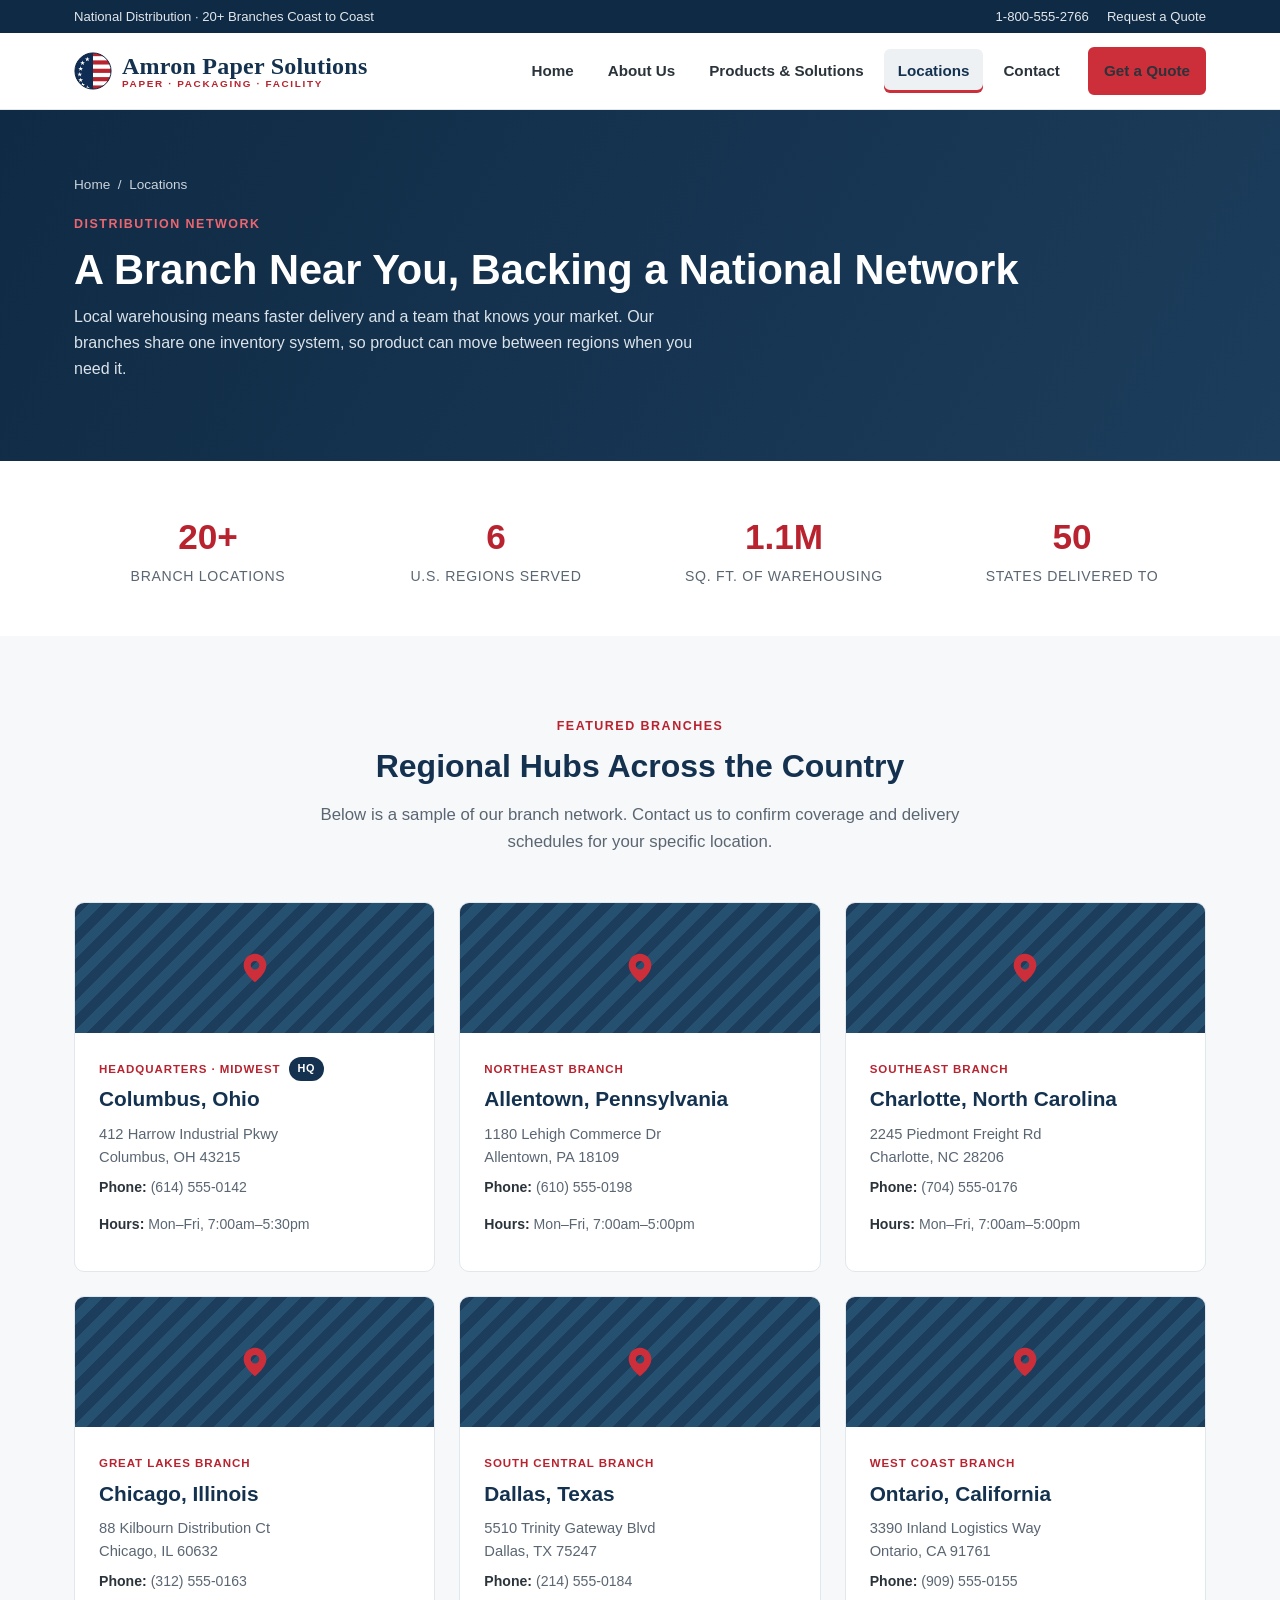
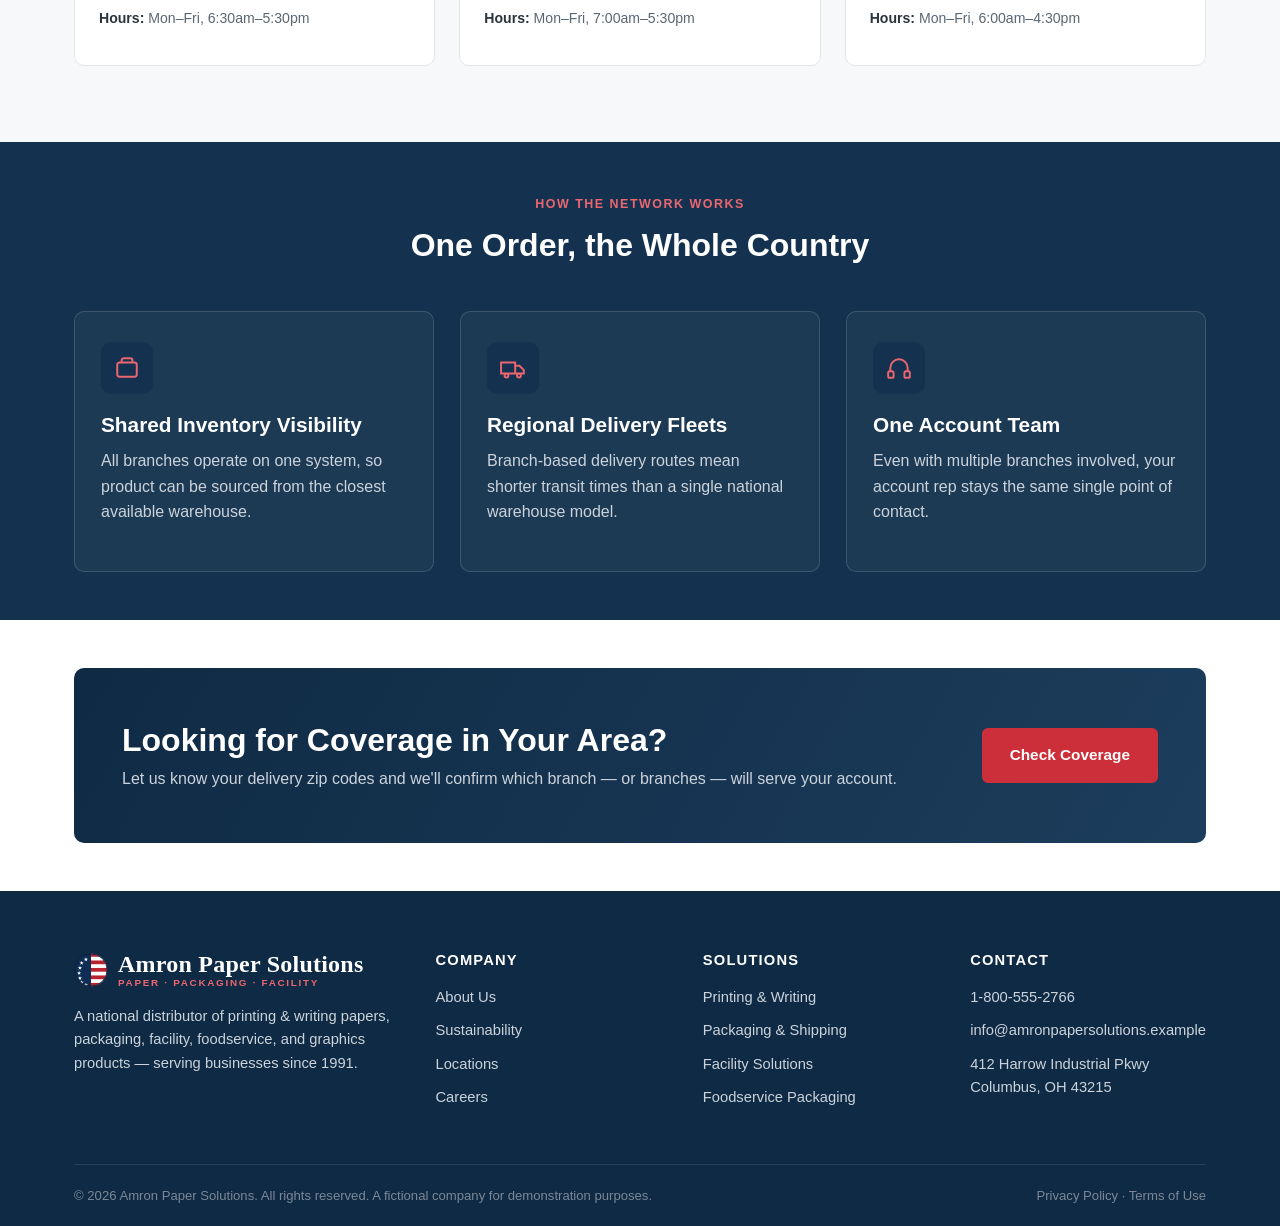
<file: locations.html>
<!DOCTYPE html>
<html lang="en">
<head>
<meta charset="UTF-8">
<meta name="viewport" content="width=device-width, initial-scale=1.0">
<title>Locations &amp; Distribution Network | Amron Paper Solutions</title>
<meta name="description" content="Amron Paper Solutions operates a national network of distribution branches, including our Columbus, Ohio headquarters and regional branches across the U.S.">
<link rel="stylesheet" href="styles.css">
</head>
<body>

<header class="site-header">
  <div class="top-bar">
    <div class="container">
      <div class="top-bar-links">
        <span>National Distribution &middot; 20+ Branches Coast to Coast</span>
      </div>
      <div class="top-bar-links">
        <a href="tel:18005552766">1-800-555-2766</a>
        <a href="contact.html">Request a Quote</a>
      </div>
    </div>
  </div>
  <div class="navbar">
    <a href="index.html" class="logo">
      <svg class="logo-badge" viewBox="0 0 40 40" width="38" height="38" aria-hidden="true"><defs><clipPath id="badgeClip"><circle cx="20" cy="20" r="19"/></clipPath></defs><g clip-path="url(#badgeClip)"><rect x="0" y="0" width="20" height="40" fill="#0f2c54"/><rect x="20" y="0" width="20" height="40" fill="#ffffff"/><g fill="#b8232f"><rect x="20" y="0" width="20" height="4.4"/><rect x="20" y="8.8" width="20" height="4.4"/><rect x="20" y="17.6" width="20" height="4.4"/><rect x="20" y="26.4" width="20" height="4.4"/><rect x="20" y="35.2" width="20" height="4.8"/></g><g fill="#ffffff"><polygon points="14,5 14.6,6.8 16.5,6.8 15,7.9 15.6,9.7 14,8.6 12.4,9.7 13,7.9 11.5,6.8 13.4,6.8"/><polygon points="9,9 9.6,10.8 11.5,10.8 10,11.9 10.6,13.7 9,12.6 7.4,13.7 8,11.9 6.5,10.8 8.4,10.8"/><polygon points="7,15 7.6,16.8 9.5,16.8 8,17.9 8.6,19.7 7,18.6 5.4,19.7 6,17.9 4.5,16.8 6.4,16.8"/><polygon points="6,21 6.6,22.8 8.5,22.8 7,23.9 7.6,25.7 6,24.6 4.4,25.7 5,23.9 3.5,22.8 5.4,22.8"/><polygon points="7,27 7.6,28.8 9.5,28.8 8,29.9 8.6,31.7 7,30.6 5.4,31.7 6,29.9 4.5,28.8 6.4,28.8"/><polygon points="9,32 9.6,33.8 11.5,33.8 10,34.9 10.6,36.7 9,35.6 7.4,36.7 8,34.9 6.5,33.8 8.4,33.8"/><polygon points="14,35 14.6,36.8 16.5,36.8 15,37.9 15.6,39.7 14,38.6 12.4,39.7 13,37.9 11.5,36.8 13.4,36.8"/></g></g><circle cx="20" cy="20" r="19" fill="none" stroke="#0a1f3d" stroke-width="1"/></svg>
      <span class="logo-text">
        <span class="name">Amron Paper Solutions</span>
        <span class="sub">Paper &middot; Packaging &middot; Facility</span>
      </span>
    </a>
    <button class="nav-toggle" aria-label="Toggle navigation" aria-expanded="false">
      <span></span><span></span><span></span>
    </button>
    <nav class="main-nav">
      <ul>
        <li><a href="index.html">Home</a></li>
        <li><a href="about.html">About Us</a></li>
        <li><a href="products.html">Products &amp; Solutions</a></li>
        <li><a href="locations.html" class="active">Locations</a></li>
        <li><a href="contact.html">Contact</a></li>
        <li><a href="contact.html" class="btn btn-primary">Get a Quote</a></li>
      </ul>
    </nav>
  </div>
</header>

<main>

  <section class="page-hero">
    <div class="container">
      <div class="breadcrumb"><a href="index.html">Home</a> &nbsp;/&nbsp; Locations</div>
      <span class="eyebrow" style="color:#ec6670;">Distribution Network</span>
      <h1>A Branch Near You, Backing a National Network</h1>
      <p class="lead" style="color:#dbe3ea; max-width:640px;">Local warehousing means faster delivery and a team that knows your market. Our branches share one inventory system, so product can move between regions when you need it.</p>
    </div>
  </section>

  <section class="section-tight">
    <div class="container">
      <div class="stat-strip">
        <div>
          <div class="stat-num">20+</div>
          <div class="stat-label">Branch Locations</div>
        </div>
        <div>
          <div class="stat-num">6</div>
          <div class="stat-label">U.S. Regions Served</div>
        </div>
        <div>
          <div class="stat-num">1.1M</div>
          <div class="stat-label">Sq. Ft. of Warehousing</div>
        </div>
        <div>
          <div class="stat-num">50</div>
          <div class="stat-label">States Delivered To</div>
        </div>
      </div>
    </div>
  </section>

  <section class="section-alt">
    <div class="container">
      <div class="section-head">
        <span class="eyebrow">Featured Branches</span>
        <h2>Regional Hubs Across the Country</h2>
        <p>Below is a sample of our branch network. Contact us to confirm coverage and delivery schedules for your specific location.</p>
      </div>

      <div class="locations-grid">

        <div class="location-card">
          <div class="map-placeholder">
            <svg class="pin" viewBox="0 0 24 24" fill="currentColor"><path d="M12 2C7.6 2 4 5.6 4 10c0 6 8 12 8 12s8-6 8-12c0-4.4-3.6-8-8-8zm0 11a3 3 0 110-6 3 3 0 010 6z"/></svg>
          </div>
          <div class="body">
            <span class="region-tag">Headquarters &middot; Midwest</span><span class="hq-badge">HQ</span>
            <h3>Columbus, Ohio</h3>
            <p class="addr">412 Harrow Industrial Pkwy<br>Columbus, OH 43215</p>
            <p class="meta"><strong>Phone:</strong> (614) 555-0142</p>
            <p class="meta"><strong>Hours:</strong> Mon&ndash;Fri, 7:00am&ndash;5:30pm</p>
          </div>
        </div>

        <div class="location-card">
          <div class="map-placeholder">
            <svg class="pin" viewBox="0 0 24 24" fill="currentColor"><path d="M12 2C7.6 2 4 5.6 4 10c0 6 8 12 8 12s8-6 8-12c0-4.4-3.6-8-8-8zm0 11a3 3 0 110-6 3 3 0 010 6z"/></svg>
          </div>
          <div class="body">
            <span class="region-tag">Northeast Branch</span>
            <h3>Allentown, Pennsylvania</h3>
            <p class="addr">1180 Lehigh Commerce Dr<br>Allentown, PA 18109</p>
            <p class="meta"><strong>Phone:</strong> (610) 555-0198</p>
            <p class="meta"><strong>Hours:</strong> Mon&ndash;Fri, 7:00am&ndash;5:00pm</p>
          </div>
        </div>

        <div class="location-card">
          <div class="map-placeholder">
            <svg class="pin" viewBox="0 0 24 24" fill="currentColor"><path d="M12 2C7.6 2 4 5.6 4 10c0 6 8 12 8 12s8-6 8-12c0-4.4-3.6-8-8-8zm0 11a3 3 0 110-6 3 3 0 010 6z"/></svg>
          </div>
          <div class="body">
            <span class="region-tag">Southeast Branch</span>
            <h3>Charlotte, North Carolina</h3>
            <p class="addr">2245 Piedmont Freight Rd<br>Charlotte, NC 28206</p>
            <p class="meta"><strong>Phone:</strong> (704) 555-0176</p>
            <p class="meta"><strong>Hours:</strong> Mon&ndash;Fri, 7:00am&ndash;5:00pm</p>
          </div>
        </div>

        <div class="location-card">
          <div class="map-placeholder">
            <svg class="pin" viewBox="0 0 24 24" fill="currentColor"><path d="M12 2C7.6 2 4 5.6 4 10c0 6 8 12 8 12s8-6 8-12c0-4.4-3.6-8-8-8zm0 11a3 3 0 110-6 3 3 0 010 6z"/></svg>
          </div>
          <div class="body">
            <span class="region-tag">Great Lakes Branch</span>
            <h3>Chicago, Illinois</h3>
            <p class="addr">88 Kilbourn Distribution Ct<br>Chicago, IL 60632</p>
            <p class="meta"><strong>Phone:</strong> (312) 555-0163</p>
            <p class="meta"><strong>Hours:</strong> Mon&ndash;Fri, 6:30am&ndash;5:30pm</p>
          </div>
        </div>

        <div class="location-card">
          <div class="map-placeholder">
            <svg class="pin" viewBox="0 0 24 24" fill="currentColor"><path d="M12 2C7.6 2 4 5.6 4 10c0 6 8 12 8 12s8-6 8-12c0-4.4-3.6-8-8-8zm0 11a3 3 0 110-6 3 3 0 010 6z"/></svg>
          </div>
          <div class="body">
            <span class="region-tag">South Central Branch</span>
            <h3>Dallas, Texas</h3>
            <p class="addr">5510 Trinity Gateway Blvd<br>Dallas, TX 75247</p>
            <p class="meta"><strong>Phone:</strong> (214) 555-0184</p>
            <p class="meta"><strong>Hours:</strong> Mon&ndash;Fri, 7:00am&ndash;5:30pm</p>
          </div>
        </div>

        <div class="location-card">
          <div class="map-placeholder">
            <svg class="pin" viewBox="0 0 24 24" fill="currentColor"><path d="M12 2C7.6 2 4 5.6 4 10c0 6 8 12 8 12s8-6 8-12c0-4.4-3.6-8-8-8zm0 11a3 3 0 110-6 3 3 0 010 6z"/></svg>
          </div>
          <div class="body">
            <span class="region-tag">West Coast Branch</span>
            <h3>Ontario, California</h3>
            <p class="addr">3390 Inland Logistics Way<br>Ontario, CA 91761</p>
            <p class="meta"><strong>Phone:</strong> (909) 555-0155</p>
            <p class="meta"><strong>Hours:</strong> Mon&ndash;Fri, 6:00am&ndash;4:30pm</p>
          </div>
        </div>

      </div>
    </div>
  </section>

  <section class="section-navy section-tight">
    <div class="container">
      <div class="section-head">
        <span class="eyebrow" style="color:#ec6670;">How the Network Works</span>
        <h2>One Order, the Whole Country</h2>
      </div>
      <div class="grid-3">
        <div class="card" style="background:rgba(255,255,255,0.04); border-color:rgba(255,255,255,0.14);">
          <div class="icon-badge"><svg viewBox="0 0 24 24" fill="none" stroke="currentColor" stroke-width="1.8"><rect x="3" y="7" width="18" height="13" rx="2"/><path d="M7 7V5a2 2 0 012-2h6a2 2 0 012 2v2"/></svg></div>
          <h3 style="color:#fff;">Shared Inventory Visibility</h3>
          <p style="color:var(--gray-300);">All branches operate on one system, so product can be sourced from the closest available warehouse.</p>
        </div>
        <div class="card" style="background:rgba(255,255,255,0.04); border-color:rgba(255,255,255,0.14);">
          <div class="icon-badge"><svg viewBox="0 0 24 24" fill="none" stroke="currentColor" stroke-width="1.8"><path d="M1 7h13v10H1zM14 10h4l4 4v3h-8z"/><circle cx="6" cy="19" r="1.8"/><circle cx="17.5" cy="19" r="1.8"/></svg></div>
          <h3 style="color:#fff;">Regional Delivery Fleets</h3>
          <p style="color:var(--gray-300);">Branch-based delivery routes mean shorter transit times than a single national warehouse model.</p>
        </div>
        <div class="card" style="background:rgba(255,255,255,0.04); border-color:rgba(255,255,255,0.14);">
          <div class="icon-badge"><svg viewBox="0 0 24 24" fill="none" stroke="currentColor" stroke-width="1.8"><path d="M4 15v-3a8 8 0 0116 0v3"/><rect x="2" y="15" width="5" height="6" rx="1.5"/><rect x="17" y="15" width="5" height="6" rx="1.5"/></svg></div>
          <h3 style="color:#fff;">One Account Team</h3>
          <p style="color:var(--gray-300);">Even with multiple branches involved, your account rep stays the same single point of contact.</p>
        </div>
      </div>
    </div>
  </section>

  <section class="section-tight">
    <div class="container">
      <div class="cta-banner">
        <div>
          <h2>Looking for Coverage in Your Area?</h2>
          <p>Let us know your delivery zip codes and we'll confirm which branch — or branches — will serve your account.</p>
        </div>
        <a href="contact.html" class="btn btn-primary">Check Coverage</a>
      </div>
    </div>
  </section>

</main>

<footer class="site-footer">
  <div class="container">
    <div class="footer-grid">
      <div class="footer-about">
        <div class="footer-logo">
          <svg class="logo-badge" viewBox="0 0 40 40" width="34" height="34" aria-hidden="true"><defs><clipPath id="badgeClipF1"><circle cx="20" cy="20" r="19"/></clipPath></defs><g clip-path="url(#badgeClipF1)"><rect x="0" y="0" width="20" height="40" fill="#0f2c54"/><rect x="20" y="0" width="20" height="40" fill="#ffffff"/><g fill="#b8232f"><rect x="20" y="0" width="20" height="4.4"/><rect x="20" y="8.8" width="20" height="4.4"/><rect x="20" y="17.6" width="20" height="4.4"/><rect x="20" y="26.4" width="20" height="4.4"/><rect x="20" y="35.2" width="20" height="4.8"/></g><g fill="#ffffff"><polygon points="14,5 14.6,6.8 16.5,6.8 15,7.9 15.6,9.7 14,8.6 12.4,9.7 13,7.9 11.5,6.8 13.4,6.8"/><polygon points="9,9 9.6,10.8 11.5,10.8 10,11.9 10.6,13.7 9,12.6 7.4,13.7 8,11.9 6.5,10.8 8.4,10.8"/><polygon points="7,15 7.6,16.8 9.5,16.8 8,17.9 8.6,19.7 7,18.6 5.4,19.7 6,17.9 4.5,16.8 6.4,16.8"/><polygon points="6,21 6.6,22.8 8.5,22.8 7,23.9 7.6,25.7 6,24.6 4.4,25.7 5,23.9 3.5,22.8 5.4,22.8"/><polygon points="7,27 7.6,28.8 9.5,28.8 8,29.9 8.6,31.7 7,30.6 5.4,31.7 6,29.9 4.5,28.8 6.4,28.8"/><polygon points="9,32 9.6,33.8 11.5,33.8 10,34.9 10.6,36.7 9,35.6 7.4,36.7 8,34.9 6.5,33.8 8.4,33.8"/><polygon points="14,35 14.6,36.8 16.5,36.8 15,37.9 15.6,39.7 14,38.6 12.4,39.7 13,37.9 11.5,36.8 13.4,36.8"/></g></g><circle cx="20" cy="20" r="19" fill="none" stroke="#0a1f3d" stroke-width="1"/></svg>
          <span class="logo-text">
            <span class="name">Amron Paper Solutions</span>
            <span class="sub">Paper &middot; Packaging &middot; Facility</span>
          </span>
        </div>
        <p>A national distributor of printing &amp; writing papers, packaging, facility, foodservice, and graphics products — serving businesses since 1991.</p>
      </div>
      <div>
        <h4>Company</h4>
        <ul>
          <li><a href="about.html">About Us</a></li>
          <li><a href="about.html#sustainability">Sustainability</a></li>
          <li><a href="locations.html">Locations</a></li>
          <li><a href="contact.html">Careers</a></li>
        </ul>
      </div>
      <div>
        <h4>Solutions</h4>
        <ul>
          <li><a href="products.html#printing-writing">Printing &amp; Writing</a></li>
          <li><a href="products.html#packaging">Packaging &amp; Shipping</a></li>
          <li><a href="products.html#facility">Facility Solutions</a></li>
          <li><a href="products.html#foodservice">Foodservice Packaging</a></li>
        </ul>
      </div>
      <div>
        <h4>Contact</h4>
        <ul>
          <li>1-800-555-2766</li>
          <li>info@amronpapersolutions.example</li>
          <li>412 Harrow Industrial Pkwy<br>Columbus, OH 43215</li>
        </ul>
      </div>
    </div>
    <div class="footer-bottom">
      <span>&copy; <span id="year">2026</span> Amron Paper Solutions. All rights reserved. A fictional company for demonstration purposes.</span>
      <span>Privacy Policy &middot; Terms of Use</span>
    </div>
  </div>
</footer>

<script src="script.js"></script>
</body>
</html>
</file>
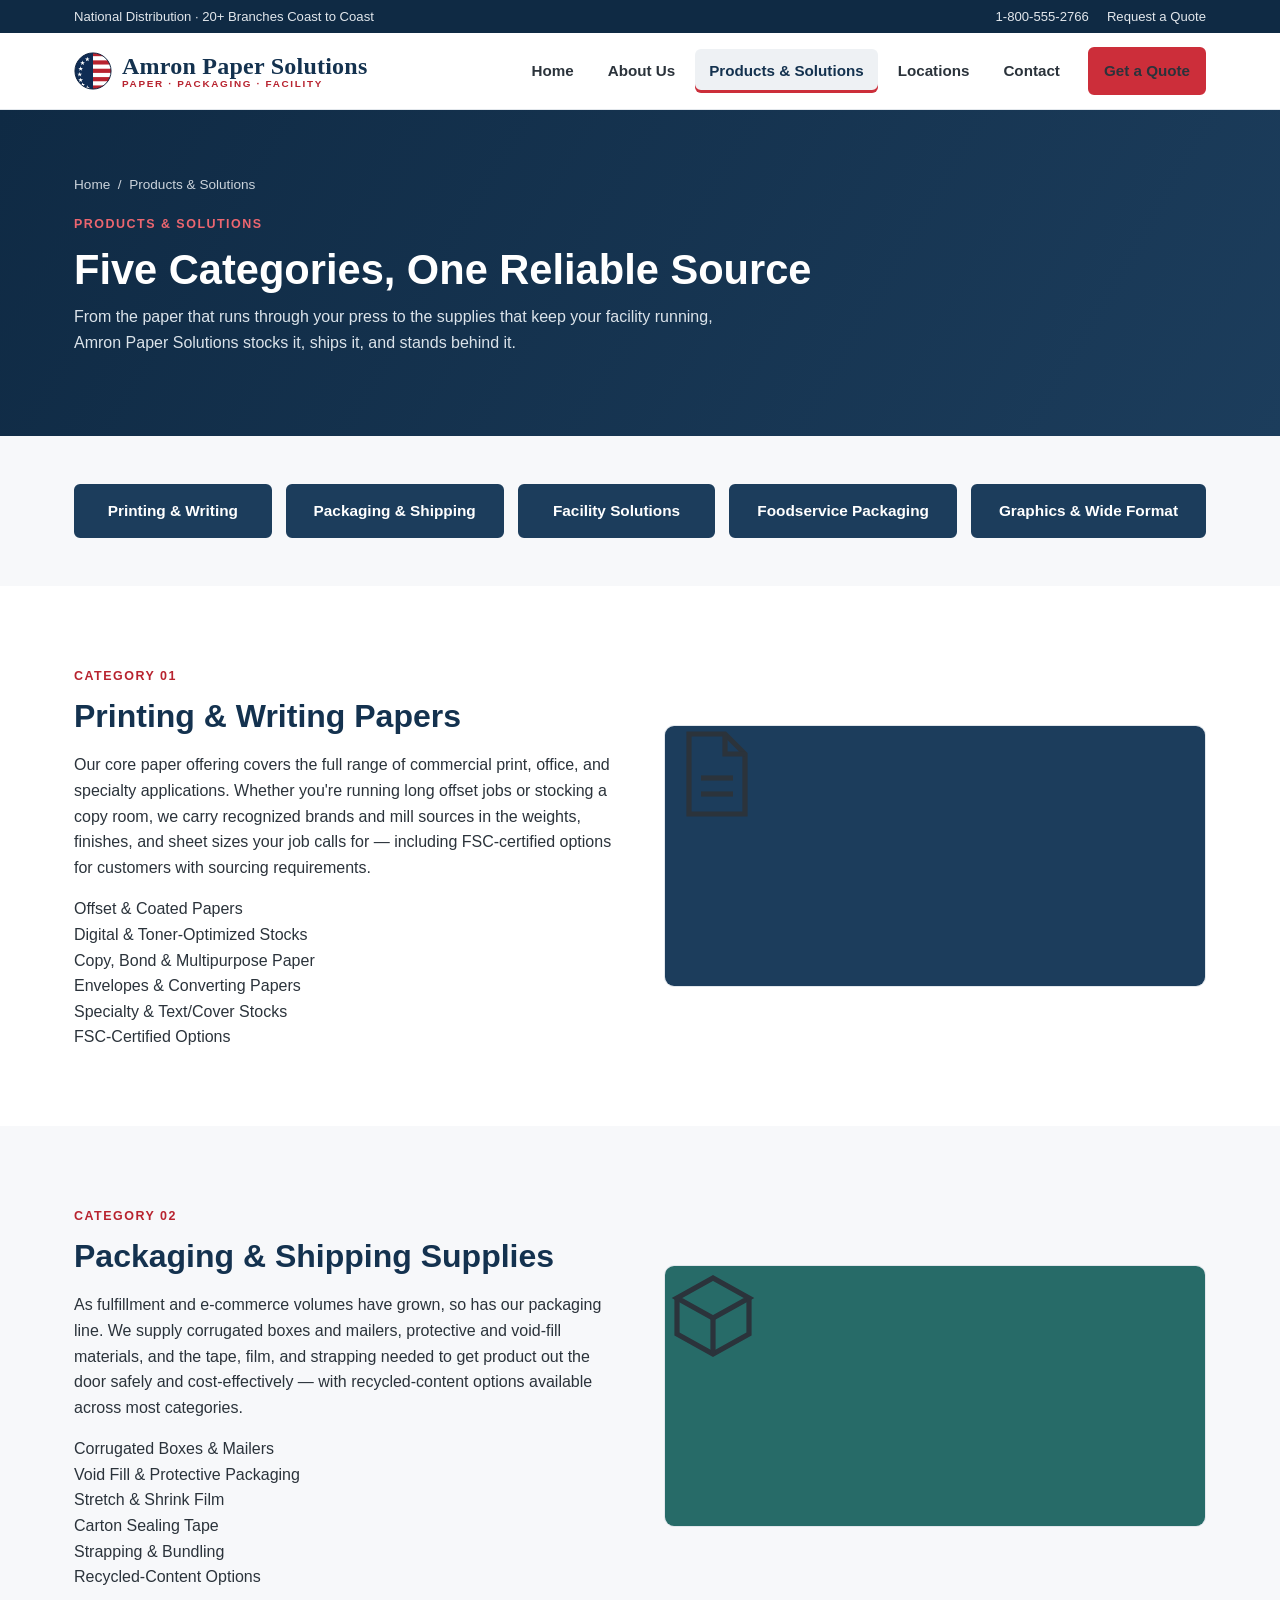
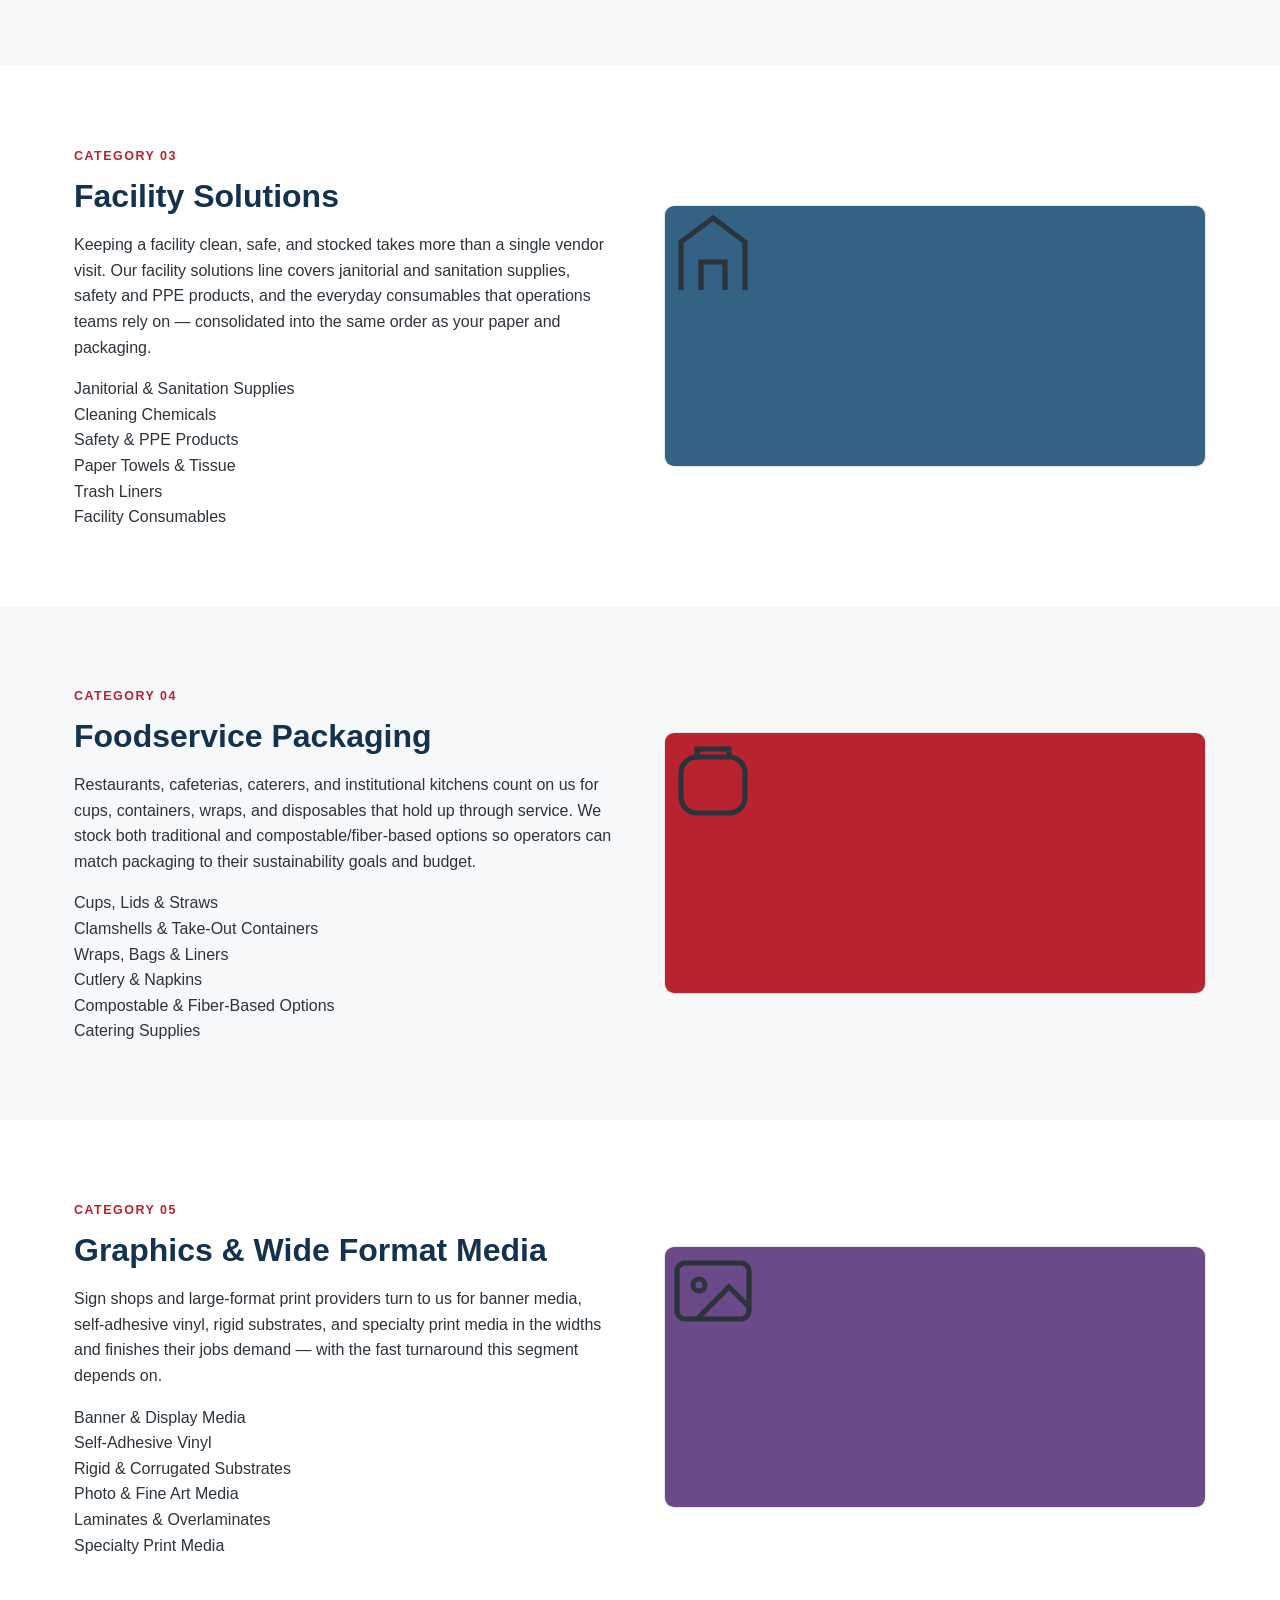
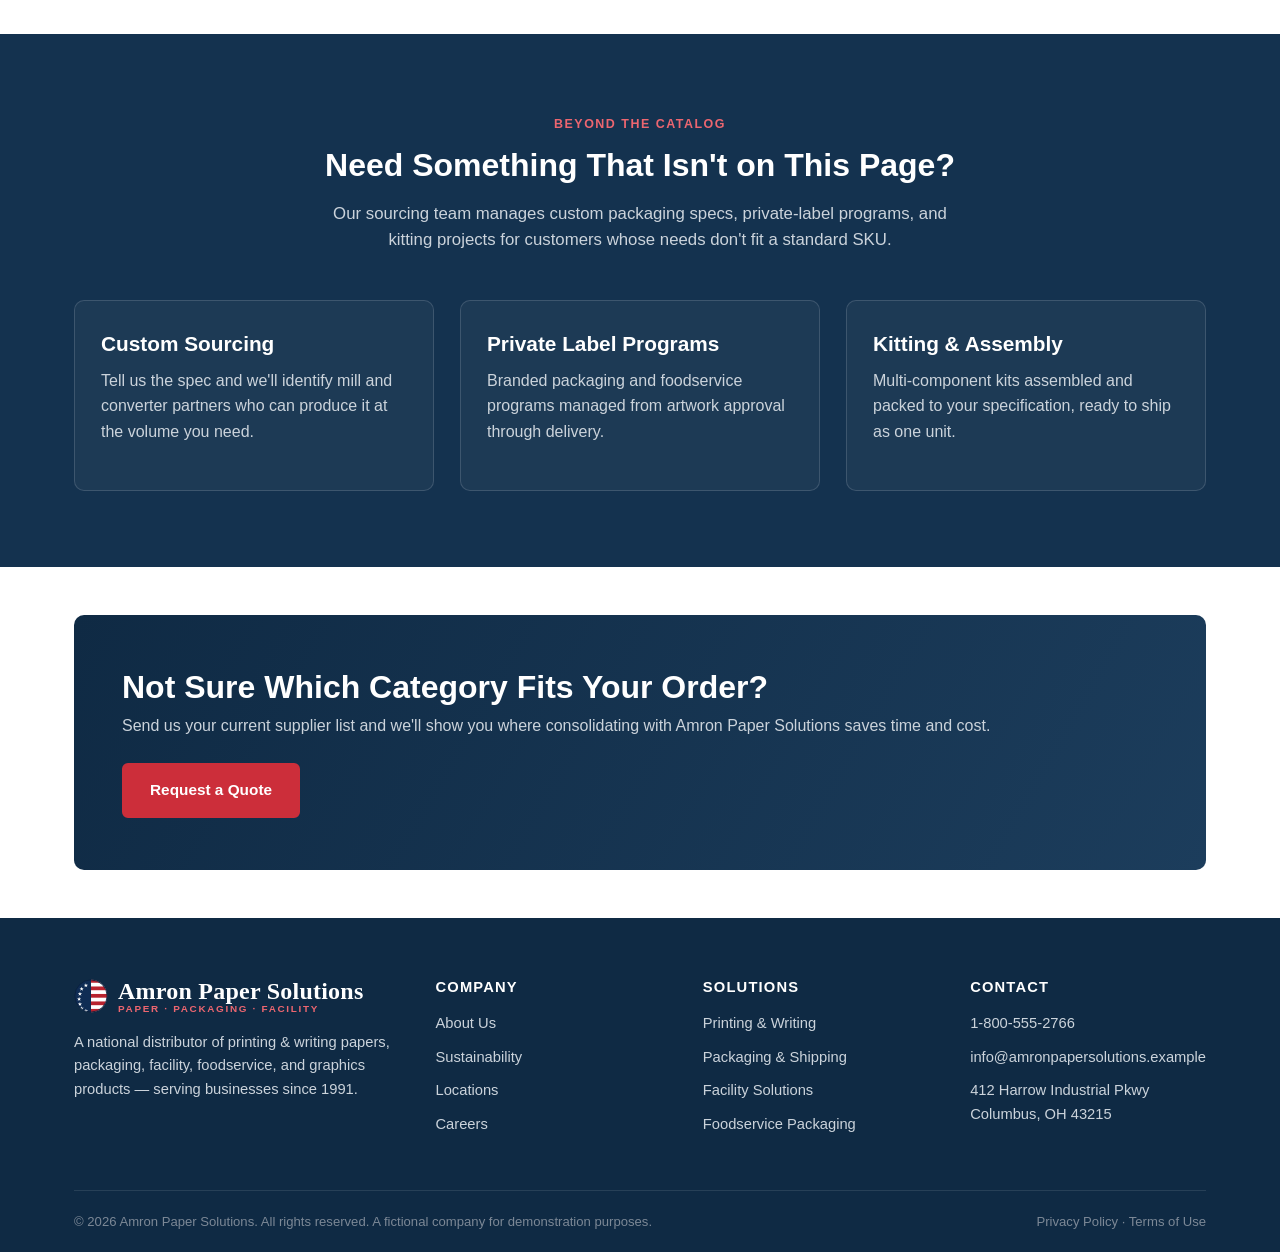
<file: products.html>
<!DOCTYPE html>
<html lang="en">
<head>
<meta charset="UTF-8">
<meta name="viewport" content="width=device-width, initial-scale=1.0">
<title>Products &amp; Solutions | Amron Paper Solutions</title>
<meta name="description" content="Explore Amron Paper Solutions' product categories: printing &amp; writing papers, packaging &amp; shipping supplies, facility solutions, foodservice packaging, and graphics &amp; wide format media.">
<link rel="stylesheet" href="styles.css">
</head>
<body>

<header class="site-header">
  <div class="top-bar">
    <div class="container">
      <div class="top-bar-links">
        <span>National Distribution &middot; 20+ Branches Coast to Coast</span>
      </div>
      <div class="top-bar-links">
        <a href="tel:18005552766">1-800-555-2766</a>
        <a href="contact.html">Request a Quote</a>
      </div>
    </div>
  </div>
  <div class="navbar">
    <a href="index.html" class="logo">
      <svg class="logo-badge" viewBox="0 0 40 40" width="38" height="38" aria-hidden="true"><defs><clipPath id="badgeClip"><circle cx="20" cy="20" r="19"/></clipPath></defs><g clip-path="url(#badgeClip)"><rect x="0" y="0" width="20" height="40" fill="#0f2c54"/><rect x="20" y="0" width="20" height="40" fill="#ffffff"/><g fill="#b8232f"><rect x="20" y="0" width="20" height="4.4"/><rect x="20" y="8.8" width="20" height="4.4"/><rect x="20" y="17.6" width="20" height="4.4"/><rect x="20" y="26.4" width="20" height="4.4"/><rect x="20" y="35.2" width="20" height="4.8"/></g><g fill="#ffffff"><polygon points="14,5 14.6,6.8 16.5,6.8 15,7.9 15.6,9.7 14,8.6 12.4,9.7 13,7.9 11.5,6.8 13.4,6.8"/><polygon points="9,9 9.6,10.8 11.5,10.8 10,11.9 10.6,13.7 9,12.6 7.4,13.7 8,11.9 6.5,10.8 8.4,10.8"/><polygon points="7,15 7.6,16.8 9.5,16.8 8,17.9 8.6,19.7 7,18.6 5.4,19.7 6,17.9 4.5,16.8 6.4,16.8"/><polygon points="6,21 6.6,22.8 8.5,22.8 7,23.9 7.6,25.7 6,24.6 4.4,25.7 5,23.9 3.5,22.8 5.4,22.8"/><polygon points="7,27 7.6,28.8 9.5,28.8 8,29.9 8.6,31.7 7,30.6 5.4,31.7 6,29.9 4.5,28.8 6.4,28.8"/><polygon points="9,32 9.6,33.8 11.5,33.8 10,34.9 10.6,36.7 9,35.6 7.4,36.7 8,34.9 6.5,33.8 8.4,33.8"/><polygon points="14,35 14.6,36.8 16.5,36.8 15,37.9 15.6,39.7 14,38.6 12.4,39.7 13,37.9 11.5,36.8 13.4,36.8"/></g></g><circle cx="20" cy="20" r="19" fill="none" stroke="#0a1f3d" stroke-width="1"/></svg>
      <span class="logo-text">
        <span class="name">Amron Paper Solutions</span>
        <span class="sub">Paper &middot; Packaging &middot; Facility</span>
      </span>
    </a>
    <button class="nav-toggle" aria-label="Toggle navigation" aria-expanded="false">
      <span></span><span></span><span></span>
    </button>
    <nav class="main-nav">
      <ul>
        <li><a href="index.html">Home</a></li>
        <li><a href="about.html">About Us</a></li>
        <li><a href="products.html" class="active">Products &amp; Solutions</a></li>
        <li><a href="locations.html">Locations</a></li>
        <li><a href="contact.html">Contact</a></li>
        <li><a href="contact.html" class="btn btn-primary">Get a Quote</a></li>
      </ul>
    </nav>
  </div>
</header>

<main>

  <section class="page-hero">
    <div class="container">
      <div class="breadcrumb"><a href="index.html">Home</a> &nbsp;/&nbsp; Products &amp; Solutions</div>
      <span class="eyebrow" style="color:#ec6670;">Products &amp; Solutions</span>
      <h1>Five Categories, One Reliable Source</h1>
      <p class="lead" style="color:#dbe3ea; max-width:640px;">From the paper that runs through your press to the supplies that keep your facility running, Amron Paper Solutions stocks it, ships it, and stands behind it.</p>
    </div>
  </section>

  <!-- QUICK JUMP -->
  <section class="section-tight section-alt">
    <div class="container">
      <div class="grid-3" style="grid-template-columns: repeat(5, 1fr); gap: 14px;">
        <a href="#printing-writing" class="btn btn-navy btn-block">Printing &amp; Writing</a>
        <a href="#packaging" class="btn btn-navy btn-block">Packaging &amp; Shipping</a>
        <a href="#facility" class="btn btn-navy btn-block">Facility Solutions</a>
        <a href="#foodservice" class="btn btn-navy btn-block">Foodservice Packaging</a>
        <a href="#graphics" class="btn btn-navy btn-block">Graphics &amp; Wide Format</a>
      </div>
    </div>
  </section>

  <!-- PRINTING & WRITING -->
  <section id="printing-writing">
    <div class="container story-grid">
      <div>
        <span class="eyebrow">Category 01</span>
        <h2>Printing &amp; Writing Papers</h2>
        <p>Our core paper offering covers the full range of commercial print, office, and specialty applications. Whether you're running long offset jobs or stocking a copy room, we carry recognized brands and mill sources in the weights, finishes, and sheet sizes your job calls for &mdash; including FSC-certified options for customers with sourcing requirements.</p>
        <ul class="tags">
          <li>Offset &amp; Coated Papers</li>
          <li>Digital &amp; Toner-Optimized Stocks</li>
          <li>Copy, Bond &amp; Multipurpose Paper</li>
          <li>Envelopes &amp; Converting Papers</li>
          <li>Specialty &amp; Text/Cover Stocks</li>
          <li>FSC-Certified Options</li>
        </ul>
      </div>
      <div class="card" style="padding:0; overflow:hidden;">
        <div class="swatch swatch-1" style="height:260px;">
          <svg viewBox="0 0 24 24" fill="none" stroke="currentColor" stroke-width="1.3" style="width:96px;height:96px;"><path d="M6 2h9l5 5v15H6z"/><path d="M15 2v5h5"/><line x1="9" y1="13" x2="17" y2="13"/><line x1="9" y1="17" x2="17" y2="17"/></svg>
        </div>
      </div>
    </div>
  </section>

  <!-- PACKAGING & SHIPPING -->
  <section id="packaging" class="section-alt">
    <div class="container story-grid">
      <div class="card" style="padding:0; overflow:hidden; order:2;">
        <div class="swatch swatch-2" style="height:260px;">
          <svg viewBox="0 0 24 24" fill="none" stroke="currentColor" stroke-width="1.3" style="width:96px;height:96px;"><path d="M3 8l9-5 9 5-9 5-9-5z"/><path d="M3 8v9l9 5 9-5V8"/><path d="M12 13v9"/></svg>
        </div>
      </div>
      <div style="order:1;">
        <span class="eyebrow">Category 02</span>
        <h2>Packaging &amp; Shipping Supplies</h2>
        <p>As fulfillment and e-commerce volumes have grown, so has our packaging line. We supply corrugated boxes and mailers, protective and void-fill materials, and the tape, film, and strapping needed to get product out the door safely and cost-effectively &mdash; with recycled-content options available across most categories.</p>
        <ul class="tags">
          <li>Corrugated Boxes &amp; Mailers</li>
          <li>Void Fill &amp; Protective Packaging</li>
          <li>Stretch &amp; Shrink Film</li>
          <li>Carton Sealing Tape</li>
          <li>Strapping &amp; Bundling</li>
          <li>Recycled-Content Options</li>
        </ul>
      </div>
    </div>
  </section>

  <!-- FACILITY SOLUTIONS -->
  <section id="facility">
    <div class="container story-grid">
      <div>
        <span class="eyebrow">Category 03</span>
        <h2>Facility Solutions</h2>
        <p>Keeping a facility clean, safe, and stocked takes more than a single vendor visit. Our facility solutions line covers janitorial and sanitation supplies, safety and PPE products, and the everyday consumables that operations teams rely on &mdash; consolidated into the same order as your paper and packaging.</p>
        <ul class="tags">
          <li>Janitorial &amp; Sanitation Supplies</li>
          <li>Cleaning Chemicals</li>
          <li>Safety &amp; PPE Products</li>
          <li>Paper Towels &amp; Tissue</li>
          <li>Trash Liners</li>
          <li>Facility Consumables</li>
        </ul>
      </div>
      <div class="card" style="padding:0; overflow:hidden;">
        <div class="swatch swatch-4" style="height:260px;">
          <svg viewBox="0 0 24 24" fill="none" stroke="currentColor" stroke-width="1.3" style="width:96px;height:96px;"><path d="M4 21V9l8-6 8 6v12"/><path d="M9 21v-7h6v7"/></svg>
        </div>
      </div>
    </div>
  </section>

  <!-- FOODSERVICE -->
  <section id="foodservice" class="section-alt">
    <div class="container story-grid">
      <div class="card" style="padding:0; overflow:hidden; order:2;">
        <div class="swatch swatch-3" style="height:260px;">
          <svg viewBox="0 0 24 24" fill="none" stroke="currentColor" stroke-width="1.3" style="width:96px;height:96px;"><path d="M4 10a4 4 0 014-4h8a4 4 0 014 4v6a4 4 0 01-4 4H8a4 4 0 01-4-4z"/><path d="M8 6V4h8v2"/></svg>
        </div>
      </div>
      <div style="order:1;">
        <span class="eyebrow">Category 04</span>
        <h2>Foodservice Packaging</h2>
        <p>Restaurants, cafeterias, caterers, and institutional kitchens count on us for cups, containers, wraps, and disposables that hold up through service. We stock both traditional and compostable/fiber-based options so operators can match packaging to their sustainability goals and budget.</p>
        <ul class="tags">
          <li>Cups, Lids &amp; Straws</li>
          <li>Clamshells &amp; Take-Out Containers</li>
          <li>Wraps, Bags &amp; Liners</li>
          <li>Cutlery &amp; Napkins</li>
          <li>Compostable &amp; Fiber-Based Options</li>
          <li>Catering Supplies</li>
        </ul>
      </div>
    </div>
  </section>

  <!-- GRAPHICS & WIDE FORMAT -->
  <section id="graphics">
    <div class="container story-grid">
      <div>
        <span class="eyebrow">Category 05</span>
        <h2>Graphics &amp; Wide Format Media</h2>
        <p>Sign shops and large-format print providers turn to us for banner media, self-adhesive vinyl, rigid substrates, and specialty print media in the widths and finishes their jobs demand &mdash; with the fast turnaround this segment depends on.</p>
        <ul class="tags">
          <li>Banner &amp; Display Media</li>
          <li>Self-Adhesive Vinyl</li>
          <li>Rigid &amp; Corrugated Substrates</li>
          <li>Photo &amp; Fine Art Media</li>
          <li>Laminates &amp; Overlaminates</li>
          <li>Specialty Print Media</li>
        </ul>
      </div>
      <div class="card" style="padding:0; overflow:hidden;">
        <div class="swatch swatch-5" style="height:260px;">
          <svg viewBox="0 0 24 24" fill="none" stroke="currentColor" stroke-width="1.3" style="width:96px;height:96px;"><rect x="3" y="4" width="18" height="14" rx="2"/><circle cx="8.5" cy="9.5" r="1.5"/><path d="M21 15l-5-5-8 8"/></svg>
        </div>
      </div>
    </div>
  </section>

  <!-- CUSTOM SOLUTIONS -->
  <section class="section-navy">
    <div class="container">
      <div class="section-head">
        <span class="eyebrow" style="color:#ec6670;">Beyond the Catalog</span>
        <h2>Need Something That Isn't on This Page?</h2>
        <p style="color:var(--gray-300);">Our sourcing team manages custom packaging specs, private-label programs, and kitting projects for customers whose needs don't fit a standard SKU.</p>
      </div>
      <div class="grid-3">
        <div class="card" style="background:rgba(255,255,255,0.04); border-color:rgba(255,255,255,0.14);">
          <h3 style="color:#fff;">Custom Sourcing</h3>
          <p style="color:var(--gray-300);">Tell us the spec and we'll identify mill and converter partners who can produce it at the volume you need.</p>
        </div>
        <div class="card" style="background:rgba(255,255,255,0.04); border-color:rgba(255,255,255,0.14);">
          <h3 style="color:#fff;">Private Label Programs</h3>
          <p style="color:var(--gray-300);">Branded packaging and foodservice programs managed from artwork approval through delivery.</p>
        </div>
        <div class="card" style="background:rgba(255,255,255,0.04); border-color:rgba(255,255,255,0.14);">
          <h3 style="color:#fff;">Kitting &amp; Assembly</h3>
          <p style="color:var(--gray-300);">Multi-component kits assembled and packed to your specification, ready to ship as one unit.</p>
        </div>
      </div>
    </div>
  </section>

  <section class="section-tight">
    <div class="container">
      <div class="cta-banner">
        <div>
          <h2>Not Sure Which Category Fits Your Order?</h2>
          <p>Send us your current supplier list and we'll show you where consolidating with Amron Paper Solutions saves time and cost.</p>
        </div>
        <a href="contact.html" class="btn btn-primary">Request a Quote</a>
      </div>
    </div>
  </section>

</main>

<footer class="site-footer">
  <div class="container">
    <div class="footer-grid">
      <div class="footer-about">
        <div class="footer-logo">
          <svg class="logo-badge" viewBox="0 0 40 40" width="34" height="34" aria-hidden="true"><defs><clipPath id="badgeClipF1"><circle cx="20" cy="20" r="19"/></clipPath></defs><g clip-path="url(#badgeClipF1)"><rect x="0" y="0" width="20" height="40" fill="#0f2c54"/><rect x="20" y="0" width="20" height="40" fill="#ffffff"/><g fill="#b8232f"><rect x="20" y="0" width="20" height="4.4"/><rect x="20" y="8.8" width="20" height="4.4"/><rect x="20" y="17.6" width="20" height="4.4"/><rect x="20" y="26.4" width="20" height="4.4"/><rect x="20" y="35.2" width="20" height="4.8"/></g><g fill="#ffffff"><polygon points="14,5 14.6,6.8 16.5,6.8 15,7.9 15.6,9.7 14,8.6 12.4,9.7 13,7.9 11.5,6.8 13.4,6.8"/><polygon points="9,9 9.6,10.8 11.5,10.8 10,11.9 10.6,13.7 9,12.6 7.4,13.7 8,11.9 6.5,10.8 8.4,10.8"/><polygon points="7,15 7.6,16.8 9.5,16.8 8,17.9 8.6,19.7 7,18.6 5.4,19.7 6,17.9 4.5,16.8 6.4,16.8"/><polygon points="6,21 6.6,22.8 8.5,22.8 7,23.9 7.6,25.7 6,24.6 4.4,25.7 5,23.9 3.5,22.8 5.4,22.8"/><polygon points="7,27 7.6,28.8 9.5,28.8 8,29.9 8.6,31.7 7,30.6 5.4,31.7 6,29.9 4.5,28.8 6.4,28.8"/><polygon points="9,32 9.6,33.8 11.5,33.8 10,34.9 10.6,36.7 9,35.6 7.4,36.7 8,34.9 6.5,33.8 8.4,33.8"/><polygon points="14,35 14.6,36.8 16.5,36.8 15,37.9 15.6,39.7 14,38.6 12.4,39.7 13,37.9 11.5,36.8 13.4,36.8"/></g></g><circle cx="20" cy="20" r="19" fill="none" stroke="#0a1f3d" stroke-width="1"/></svg>
          <span class="logo-text">
            <span class="name">Amron Paper Solutions</span>
            <span class="sub">Paper &middot; Packaging &middot; Facility</span>
          </span>
        </div>
        <p>A national distributor of printing &amp; writing papers, packaging, facility, foodservice, and graphics products — serving businesses since 1991.</p>
      </div>
      <div>
        <h4>Company</h4>
        <ul>
          <li><a href="about.html">About Us</a></li>
          <li><a href="about.html#sustainability">Sustainability</a></li>
          <li><a href="locations.html">Locations</a></li>
          <li><a href="contact.html">Careers</a></li>
        </ul>
      </div>
      <div>
        <h4>Solutions</h4>
        <ul>
          <li><a href="products.html#printing-writing">Printing &amp; Writing</a></li>
          <li><a href="products.html#packaging">Packaging &amp; Shipping</a></li>
          <li><a href="products.html#facility">Facility Solutions</a></li>
          <li><a href="products.html#foodservice">Foodservice Packaging</a></li>
        </ul>
      </div>
      <div>
        <h4>Contact</h4>
        <ul>
          <li>1-800-555-2766</li>
          <li>info@amronpapersolutions.example</li>
          <li>412 Harrow Industrial Pkwy<br>Columbus, OH 43215</li>
        </ul>
      </div>
    </div>
    <div class="footer-bottom">
      <span>&copy; <span id="year">2026</span> Amron Paper Solutions. All rights reserved. A fictional company for demonstration purposes.</span>
      <span>Privacy Policy &middot; Terms of Use</span>
    </div>
  </div>
</footer>

<script src="script.js"></script>
</body>
</html>
</file>
<file: styles.css>
/* =========================================================
   Amron Paper Solutions — Shared Stylesheet
   Professional B2B distribution site
   ========================================================= */

:root {
  --navy-900: #0f2a44;
  --navy-800: #14324f;
  --navy-700: #1c3d5c;
  --navy-600: #26506f;
  --navy-500: #336284;
  --accent-700: #8c1c27;
  --accent-600: #b8232f;
  --accent-500: #cc2e3a;
  --accent-400: #ec6670;
  --teal-600: #276b68;
  --gray-50: #f7f8fa;
  --gray-100: #eef1f4;
  --gray-200: #e2e7ec;
  --gray-300: #cbd3db;
  --gray-500: #7c8896;
  --gray-600: #5a6672;
  --gray-800: #2b333b;
  --gray-900: #1a2027;
  --white: #ffffff;
  --shadow-sm: 0 1px 3px rgba(15, 42, 68, 0.12);
  --shadow-md: 0 6px 20px rgba(15, 42, 68, 0.12);
  --shadow-lg: 0 16px 40px rgba(15, 42, 68, 0.16);
  --radius: 10px;
  --max-width: 1180px;
  --font-body: "Segoe UI", "Helvetica Neue", Arial, sans-serif;
  --font-head: "Segoe UI", "Helvetica Neue", Arial, sans-serif;
}

* {
  box-sizing: border-box;
}

html {
  scroll-behavior: smooth;
}

body {
  margin: 0;
  font-family: var(--font-body);
  color: var(--gray-800);
  background: var(--white);
  line-height: 1.6;
  -webkit-font-smoothing: antialiased;
}

img, svg {
  max-width: 100%;
  display: block;
}

a {
  color: inherit;
  text-decoration: none;
}

ul {
  list-style: none;
  margin: 0;
  padding: 0;
}

h1, h2, h3, h4 {
  font-family: var(--font-head);
  color: var(--navy-800);
  line-height: 1.25;
  margin: 0 0 .5em;
  font-weight: 700;
}

h1 { font-size: 2.6rem; }
h2 { font-size: 2rem; }
h3 { font-size: 1.3rem; }
p { margin: 0 0 1em; }

.container {
  max-width: var(--max-width);
  margin: 0 auto;
  padding: 0 24px;
}

.eyebrow {
  display: inline-block;
  text-transform: uppercase;
  letter-spacing: .12em;
  font-size: .78rem;
  font-weight: 700;
  color: var(--accent-600);
  margin-bottom: .75em;
}

/* -------------------- Buttons -------------------- */
.btn {
  display: inline-flex;
  align-items: center;
  justify-content: center;
  gap: 8px;
  padding: 13px 26px;
  border-radius: 6px;
  font-weight: 600;
  font-size: .96rem;
  border: 2px solid transparent;
  cursor: pointer;
  transition: all .18s ease;
  white-space: nowrap;
}

.btn-primary {
  background: var(--accent-500);
  color: var(--white);
  border-color: var(--accent-500);
}
.btn-primary:hover { background: var(--accent-600); border-color: var(--accent-600); }

.btn-outline {
  background: transparent;
  color: var(--white);
  border-color: rgba(255,255,255,0.55);
}
.btn-outline:hover { background: rgba(255,255,255,0.12); border-color: var(--white); }

.btn-navy {
  background: var(--navy-700);
  color: var(--white);
  border-color: var(--navy-700);
}
.btn-navy:hover { background: var(--navy-800); border-color: var(--navy-800); }

.btn-block { width: 100%; }

/* -------------------- Header / Nav -------------------- */
.site-header {
  position: sticky;
  top: 0;
  z-index: 500;
  background: var(--white);
  border-bottom: 1px solid var(--gray-200);
}

.top-bar {
  background: var(--navy-900);
  color: var(--gray-200);
  font-size: .82rem;
}

.top-bar .container {
  display: flex;
  justify-content: space-between;
  align-items: center;
  padding-top: 6px;
  padding-bottom: 6px;
  flex-wrap: wrap;
  gap: 6px;
}

.top-bar a { color: var(--gray-200); }
.top-bar a:hover { color: var(--accent-400); }
.top-bar-links { display: flex; gap: 18px; }

.navbar {
  display: flex;
  align-items: center;
  justify-content: space-between;
  padding: 14px 24px;
  max-width: var(--max-width);
  margin: 0 auto;
}

.logo {
  display: flex;
  align-items: center;
  gap: 10px;
  font-family: var(--font-head);
}

.logo-badge {
  flex-shrink: 0;
  display: block;
}

.logo-text {
  display: flex;
  flex-direction: column;
  line-height: 1.1;
}
.logo-text .name {
  font-family: Georgia, "Times New Roman", Times, serif;
  font-weight: 700;
  font-size: 1.5rem;
  color: var(--navy-800);
  letter-spacing: .01em;
  white-space: nowrap;
}
.logo-text .sub {
  font-family: var(--font-body);
  font-size: .62rem;
  font-weight: 700;
  letter-spacing: .17em;
  color: var(--accent-600);
  text-transform: uppercase;
}

.nav-toggle {
  display: none;
  background: none;
  border: none;
  cursor: pointer;
  padding: 8px;
}
.nav-toggle span {
  display: block;
  width: 26px;
  height: 3px;
  margin: 5px 0;
  background: var(--navy-800);
  border-radius: 2px;
  transition: all .2s ease;
}

.main-nav ul {
  display: flex;
  gap: 6px;
  align-items: center;
}

.main-nav a {
  display: inline-block;
  padding: 10px 14px;
  font-weight: 600;
  font-size: .95rem;
  color: var(--gray-800);
  border-radius: 6px;
  transition: all .15s ease;
}

.main-nav a:hover {
  background: var(--gray-100);
  color: var(--navy-800);
}

.main-nav a.active {
  color: var(--navy-800);
  background: var(--gray-100);
  box-shadow: inset 0 -3px 0 var(--accent-500);
}

.main-nav .btn { margin-left: 8px; }

/* -------------------- Hero -------------------- */
.hero {
  background: linear-gradient(120deg, var(--navy-900) 0%, var(--navy-700) 60%, var(--navy-600) 100%);
  color: var(--white);
  padding: 88px 0 96px;
  position: relative;
  overflow: hidden;
}

.hero::after {
  content: "";
  position: absolute;
  right: -120px;
  top: -120px;
  width: 420px;
  height: 420px;
  border-radius: 50%;
  background: radial-gradient(circle, rgba(204,46,58,0.28) 0%, rgba(204,46,58,0) 70%);
}

.hero-grid {
  display: grid;
  grid-template-columns: 1.1fr .9fr;
  gap: 40px;
  align-items: center;
}

.hero h1 { color: var(--white); font-size: 2.9rem; }
.hero p.lead {
  font-size: 1.15rem;
  color: var(--gray-200);
  max-width: 540px;
}
.hero-ctas { display: flex; gap: 14px; margin-top: 28px; flex-wrap: wrap; }

.hero-stats {
  display: flex;
  gap: 28px;
  margin-top: 48px;
  flex-wrap: wrap;
}
.hero-stats div { min-width: 110px; }
.hero-stats .num {
  font-size: 1.9rem;
  font-weight: 800;
  color: var(--accent-400);
}
.hero-stats .label {
  font-size: .82rem;
  color: var(--gray-300);
  text-transform: uppercase;
  letter-spacing: .06em;
}

.hero-art {
  background: rgba(255,255,255,0.06);
  border: 1px solid rgba(255,255,255,0.15);
  border-radius: var(--radius);
  padding: 20px;
}

/* -------------------- Sections -------------------- */
section { padding: 76px 0; }
.section-tight { padding: 48px 0; }
.section-alt { background: var(--gray-50); }
.section-navy {
  background: var(--navy-800);
  color: var(--gray-200);
}
.section-navy h2 { color: var(--white); }

.section-head {
  max-width: 640px;
  margin: 0 auto 46px;
  text-align: center;
}
.section-head p { color: var(--gray-600); font-size: 1.05rem; }

/* -------------------- Value Prop / Feature Cards -------------------- */
.grid-4 {
  display: grid;
  grid-template-columns: repeat(4, 1fr);
  gap: 24px;
}
.grid-3 {
  display: grid;
  grid-template-columns: repeat(3, 1fr);
  gap: 26px;
}
.grid-2 {
  display: grid;
  grid-template-columns: repeat(2, 1fr);
  gap: 26px;
}

.card {
  background: var(--white);
  border: 1px solid var(--gray-200);
  border-radius: var(--radius);
  padding: 30px 26px;
  transition: box-shadow .2s ease, transform .2s ease;
}
.card:hover {
  box-shadow: var(--shadow-md);
  transform: translateY(-3px);
}

.icon-badge {
  width: 52px;
  height: 52px;
  border-radius: 10px;
  background: var(--navy-800);
  display: flex;
  align-items: center;
  justify-content: center;
  margin-bottom: 18px;
}
.icon-badge svg { width: 26px; height: 26px; stroke: var(--accent-400); }

.card.accent-top {
  border-top: 3px solid var(--accent-500);
}

/* Product category card */
.prod-card {
  background: var(--white);
  border: 1px solid var(--gray-200);
  border-radius: var(--radius);
  overflow: hidden;
  display: flex;
  flex-direction: column;
  transition: box-shadow .2s ease, transform .2s ease;
}
.prod-card:hover { box-shadow: var(--shadow-md); transform: translateY(-3px); }
.prod-card .swatch {
  height: 96px;
  display: flex;
  align-items: center;
  justify-content: center;
}
.prod-card .swatch svg { width: 44px; height: 44px; stroke: var(--white); }
.prod-card .body { padding: 22px 24px 26px; flex: 1; display: flex; flex-direction: column; }
.prod-card ul.tags {
  display: flex;
  flex-wrap: wrap;
  gap: 8px;
  margin: 14px 0 0;
}
.prod-card ul.tags li {
  font-size: .78rem;
  background: var(--gray-100);
  color: var(--gray-600);
  padding: 4px 10px;
  border-radius: 20px;
}
.prod-card a.more {
  margin-top: 18px;
  font-weight: 700;
  color: var(--accent-600);
  font-size: .92rem;
}

.swatch-1 { background: var(--navy-700); }
.swatch-2 { background: var(--teal-600); }
.swatch-3 { background: var(--accent-600); }
.swatch-4 { background: var(--navy-500); }
.swatch-5 { background: #6b4a8a; }

/* -------------------- Why choose us -------------------- */
.why-list {
  display: grid;
  grid-template-columns: 1fr 1fr;
  gap: 22px;
}
.why-item {
  display: flex;
  gap: 16px;
  align-items: flex-start;
}
.why-item .num {
  flex-shrink: 0;
  width: 40px;
  height: 40px;
  border-radius: 50%;
  background: var(--accent-500);
  color: var(--white);
  font-weight: 800;
  display: flex;
  align-items: center;
  justify-content: center;
}

/* -------------------- CTA banner -------------------- */
.cta-banner {
  background: linear-gradient(120deg, var(--navy-900), var(--navy-700));
  color: var(--white);
  border-radius: var(--radius);
  padding: 52px 48px;
  display: flex;
  align-items: center;
  justify-content: space-between;
  gap: 24px;
  flex-wrap: wrap;
}
.cta-banner h2 { color: var(--white); margin-bottom: 6px; }
.cta-banner p { color: var(--gray-300); margin: 0; }

/* -------------------- Footer -------------------- */
.site-footer {
  background: var(--navy-900);
  color: var(--gray-300);
  padding: 60px 0 0;
}
.footer-grid {
  display: grid;
  grid-template-columns: 1.4fr 1fr 1fr 1fr;
  gap: 32px;
  padding-bottom: 44px;
  border-bottom: 1px solid rgba(255,255,255,0.1);
}
.footer-grid h4 {
  color: var(--white);
  font-size: .92rem;
  text-transform: uppercase;
  letter-spacing: .08em;
  margin-bottom: 16px;
}
.footer-grid ul li { margin-bottom: 10px; font-size: .92rem; }
.footer-grid ul li a:hover { color: var(--accent-400); }
.footer-about p { color: var(--gray-300); font-size: .92rem; max-width: 320px; }
.footer-logo { display: flex; align-items: center; gap: 10px; margin-bottom: 16px; }
.footer-logo .logo-text .name { color: var(--white); }
.footer-logo .logo-text .sub { color: var(--accent-400); }

.footer-bottom {
  display: flex;
  justify-content: space-between;
  align-items: center;
  padding: 20px 0;
  font-size: .82rem;
  color: var(--gray-500);
  flex-wrap: wrap;
  gap: 10px;
}

/* -------------------- Page Header (interior pages) -------------------- */
.page-hero {
  background: linear-gradient(120deg, var(--navy-900), var(--navy-700));
  color: var(--white);
  padding: 64px 0;
}
.page-hero h1 { color: var(--white); margin-bottom: 8px; }
.breadcrumb { font-size: .85rem; color: var(--gray-300); margin-bottom: 14px; }
.breadcrumb a:hover { color: var(--accent-400); }

/* -------------------- About page -------------------- */
.story-grid {
  display: grid;
  grid-template-columns: 1fr 1fr;
  gap: 48px;
  align-items: center;
}
.timeline {
  border-left: 3px solid var(--gray-200);
  margin-left: 10px;
  padding-left: 28px;
}
.timeline-item { position: relative; padding-bottom: 32px; }
.timeline-item:last-child { padding-bottom: 0; }
.timeline-item::before {
  content: "";
  position: absolute;
  left: -34px;
  top: 4px;
  width: 14px;
  height: 14px;
  border-radius: 50%;
  background: var(--accent-500);
  border: 3px solid var(--white);
  box-shadow: 0 0 0 2px var(--gray-200);
}
.timeline-item .year { font-weight: 800; color: var(--navy-700); }

.stat-strip {
  display: grid;
  grid-template-columns: repeat(4, 1fr);
  gap: 20px;
  text-align: center;
}
.stat-strip .stat-num {
  font-size: 2.2rem;
  font-weight: 800;
  color: var(--accent-600);
}
.stat-strip .stat-label {
  color: var(--gray-600);
  font-size: .88rem;
  text-transform: uppercase;
  letter-spacing: .05em;
}

.value-card {
  text-align: center;
  padding: 30px 20px;
}
.value-card .icon-badge { margin: 0 auto 18px; }

/* -------------------- Locations page -------------------- */
.locations-grid {
  display: grid;
  grid-template-columns: repeat(3, 1fr);
  gap: 24px;
}
.location-card {
  background: var(--white);
  border: 1px solid var(--gray-200);
  border-radius: var(--radius);
  overflow: hidden;
}
.location-card .map-placeholder {
  height: 130px;
  background: repeating-linear-gradient(135deg, var(--navy-700), var(--navy-700) 10px, var(--navy-600) 10px, var(--navy-600) 20px);
  position: relative;
}
.location-card .map-placeholder .pin {
  position: absolute;
  left: 50%;
  top: 50%;
  transform: translate(-50%, -50%);
  width: 34px;
  height: 34px;
  color: var(--accent-500);
}
.location-card .body { padding: 22px 24px; }
.location-card .region-tag {
  display: inline-block;
  font-size: .72rem;
  font-weight: 700;
  text-transform: uppercase;
  letter-spacing: .08em;
  color: var(--accent-600);
  margin-bottom: 8px;
}
.location-card .addr { color: var(--gray-600); font-size: .92rem; margin-bottom: 6px; }
.location-card .meta { font-size: .88rem; color: var(--gray-600); }
.location-card .meta strong { color: var(--gray-800); }
.hq-badge {
  display: inline-block;
  background: var(--navy-800);
  color: var(--white);
  font-size: .68rem;
  font-weight: 700;
  letter-spacing: .05em;
  padding: 3px 9px;
  border-radius: 20px;
  margin-left: 8px;
  vertical-align: middle;
}

/* -------------------- Contact page -------------------- */
.contact-grid {
  display: grid;
  grid-template-columns: 1fr 1.3fr;
  gap: 44px;
}
.contact-info-card {
  background: var(--gray-50);
  border: 1px solid var(--gray-200);
  border-radius: var(--radius);
  padding: 30px;
}
.contact-info-card .info-row {
  display: flex;
  gap: 14px;
  margin-bottom: 22px;
  align-items: flex-start;
}
.contact-info-card .info-row .icon-badge {
  width: 42px; height: 42px; margin-bottom: 0; flex-shrink: 0;
}
.contact-info-card .info-row .icon-badge svg { width: 20px; height: 20px; }
.contact-info-card h4 { margin-bottom: 4px; font-size: 1rem; }
.contact-info-card p { margin: 0; color: var(--gray-600); font-size: .92rem; }

.form-card {
  background: var(--white);
  border: 1px solid var(--gray-200);
  border-radius: var(--radius);
  padding: 34px;
  box-shadow: var(--shadow-sm);
}
.form-row {
  display: grid;
  grid-template-columns: 1fr 1fr;
  gap: 18px;
  margin-bottom: 18px;
}
.form-group { margin-bottom: 18px; }
.form-group label {
  display: block;
  font-weight: 600;
  font-size: .88rem;
  margin-bottom: 6px;
  color: var(--gray-800);
}
.form-group input,
.form-group select,
.form-group textarea {
  width: 100%;
  padding: 12px 14px;
  border: 1px solid var(--gray-300);
  border-radius: 6px;
  font-family: var(--font-body);
  font-size: .95rem;
  color: var(--gray-900);
  background: var(--white);
  transition: border-color .15s ease;
}
.form-group input:focus,
.form-group select:focus,
.form-group textarea:focus {
  outline: none;
  border-color: var(--navy-600);
  box-shadow: 0 0 0 3px rgba(28,61,92,0.12);
}
.form-note { font-size: .82rem; color: var(--gray-500); margin-top: 8px; }
.form-success {
  display: none;
  background: #e7f5ef;
  border: 1px solid #b6e2cc;
  color: #1c6b47;
  padding: 14px 18px;
  border-radius: 8px;
  margin-bottom: 18px;
  font-size: .92rem;
  font-weight: 600;
}
.form-success.show { display: block; }

/* -------------------- Utility -------------------- */
.text-center { text-align: center; }
.mt-32 { margin-top: 32px; }
.mb-0 { margin-bottom: 0; }

/* -------------------- Responsive -------------------- */
@media (max-width: 980px) {
  .hero-grid { grid-template-columns: 1fr; }
  .grid-4 { grid-template-columns: repeat(2, 1fr); }
  .grid-3 { grid-template-columns: repeat(2, 1fr); }
  .footer-grid { grid-template-columns: 1fr 1fr; }
  .story-grid { grid-template-columns: 1fr; }
  .stat-strip { grid-template-columns: repeat(2, 1fr); }
  .locations-grid { grid-template-columns: repeat(2, 1fr); }
  .contact-grid { grid-template-columns: 1fr; }
}

@media (max-width: 760px) {
  .top-bar .container { justify-content: center; text-align: center; }
  .nav-toggle { display: block; }
  .main-nav {
    position: absolute;
    top: 100%;
    left: 0;
    right: 0;
    background: var(--white);
    border-bottom: 1px solid var(--gray-200);
    box-shadow: var(--shadow-md);
    max-height: 0;
    overflow: hidden;
    transition: max-height .25s ease;
  }
  .main-nav.open { max-height: 480px; }
  .main-nav ul {
    flex-direction: column;
    align-items: stretch;
    padding: 10px 24px 20px;
    gap: 2px;
  }
  .main-nav a { padding: 12px 6px; }
  .main-nav .btn { margin: 10px 0 0; text-align: center; }
  .navbar { position: relative; }
  h1 { font-size: 2.1rem; }
  .hero { padding: 56px 0 64px; }
  .grid-4, .grid-3, .grid-2 { grid-template-columns: 1fr; }
  .why-list { grid-template-columns: 1fr; }
  .footer-grid { grid-template-columns: 1fr; }
  .cta-banner { flex-direction: column; text-align: center; }
  .stat-strip { grid-template-columns: 1fr 1fr; }
  .locations-grid { grid-template-columns: 1fr; }
  .form-row { grid-template-columns: 1fr; }
}
</file>
